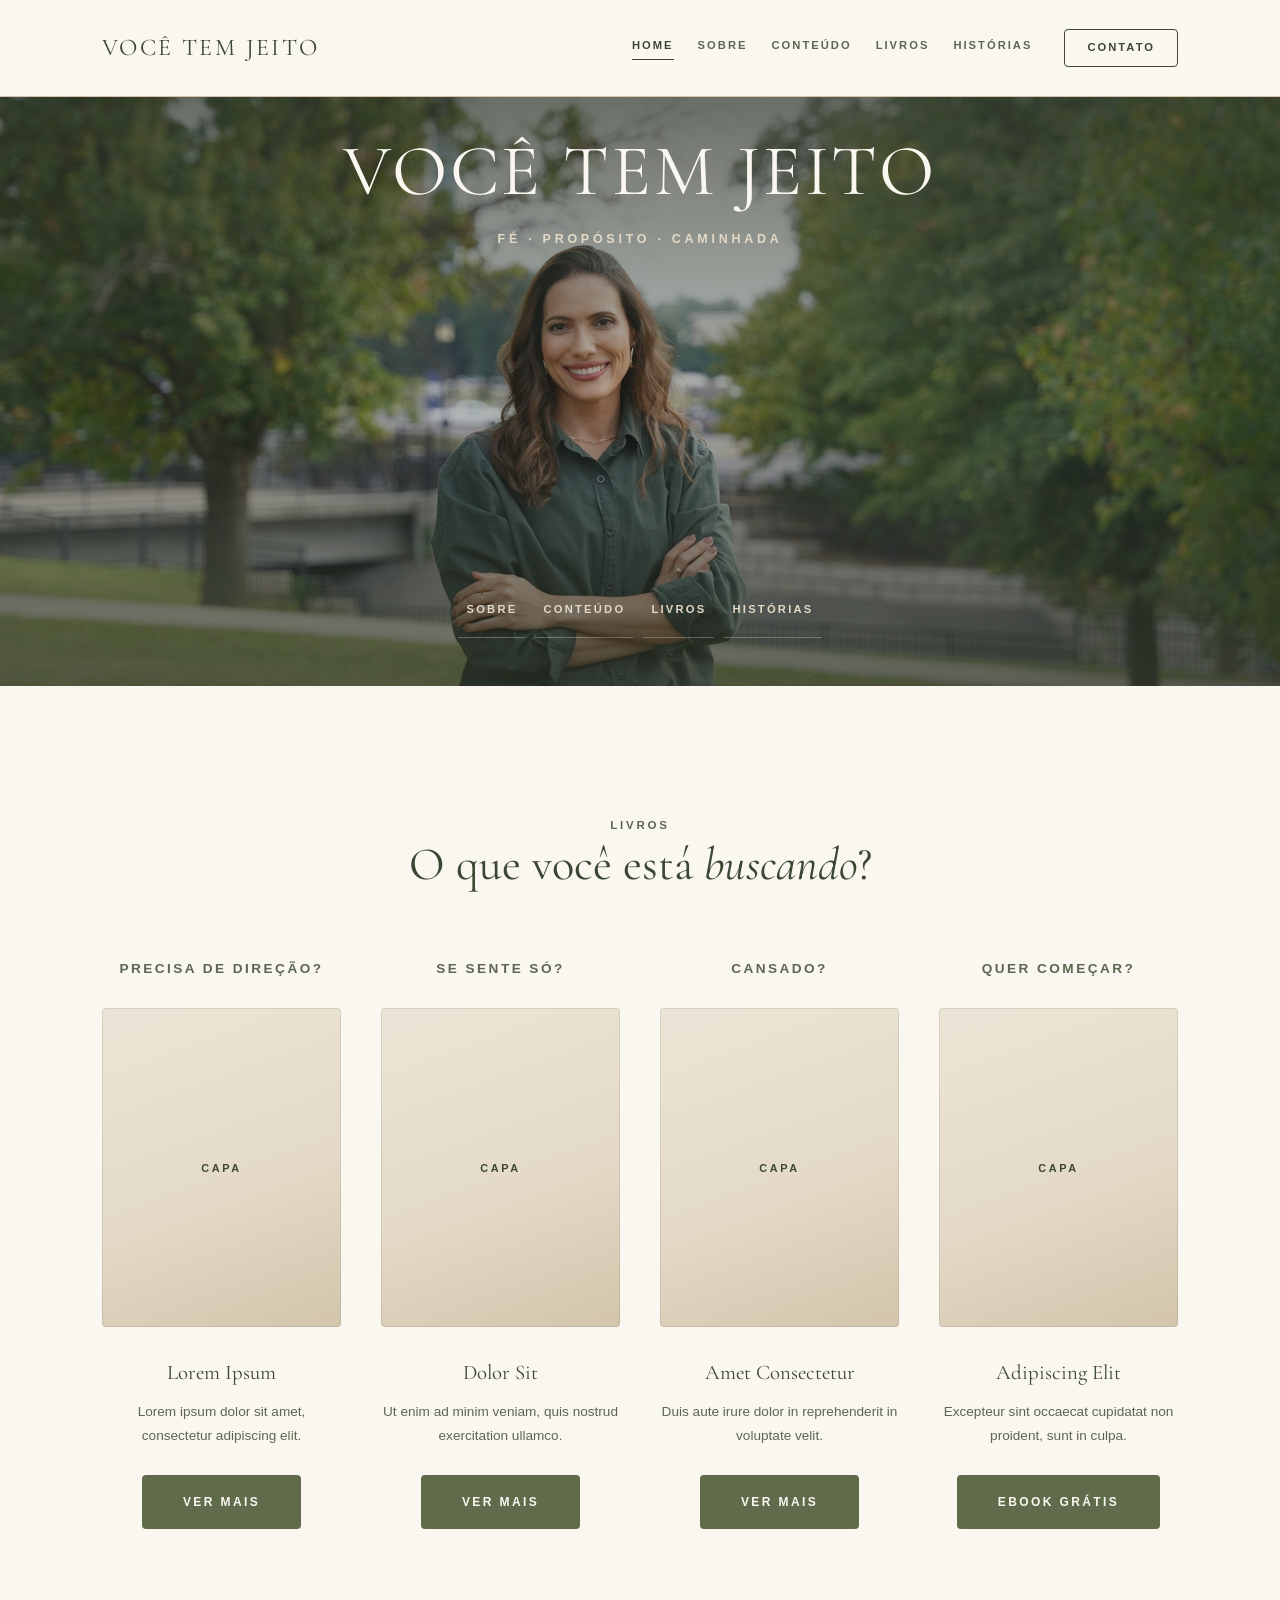
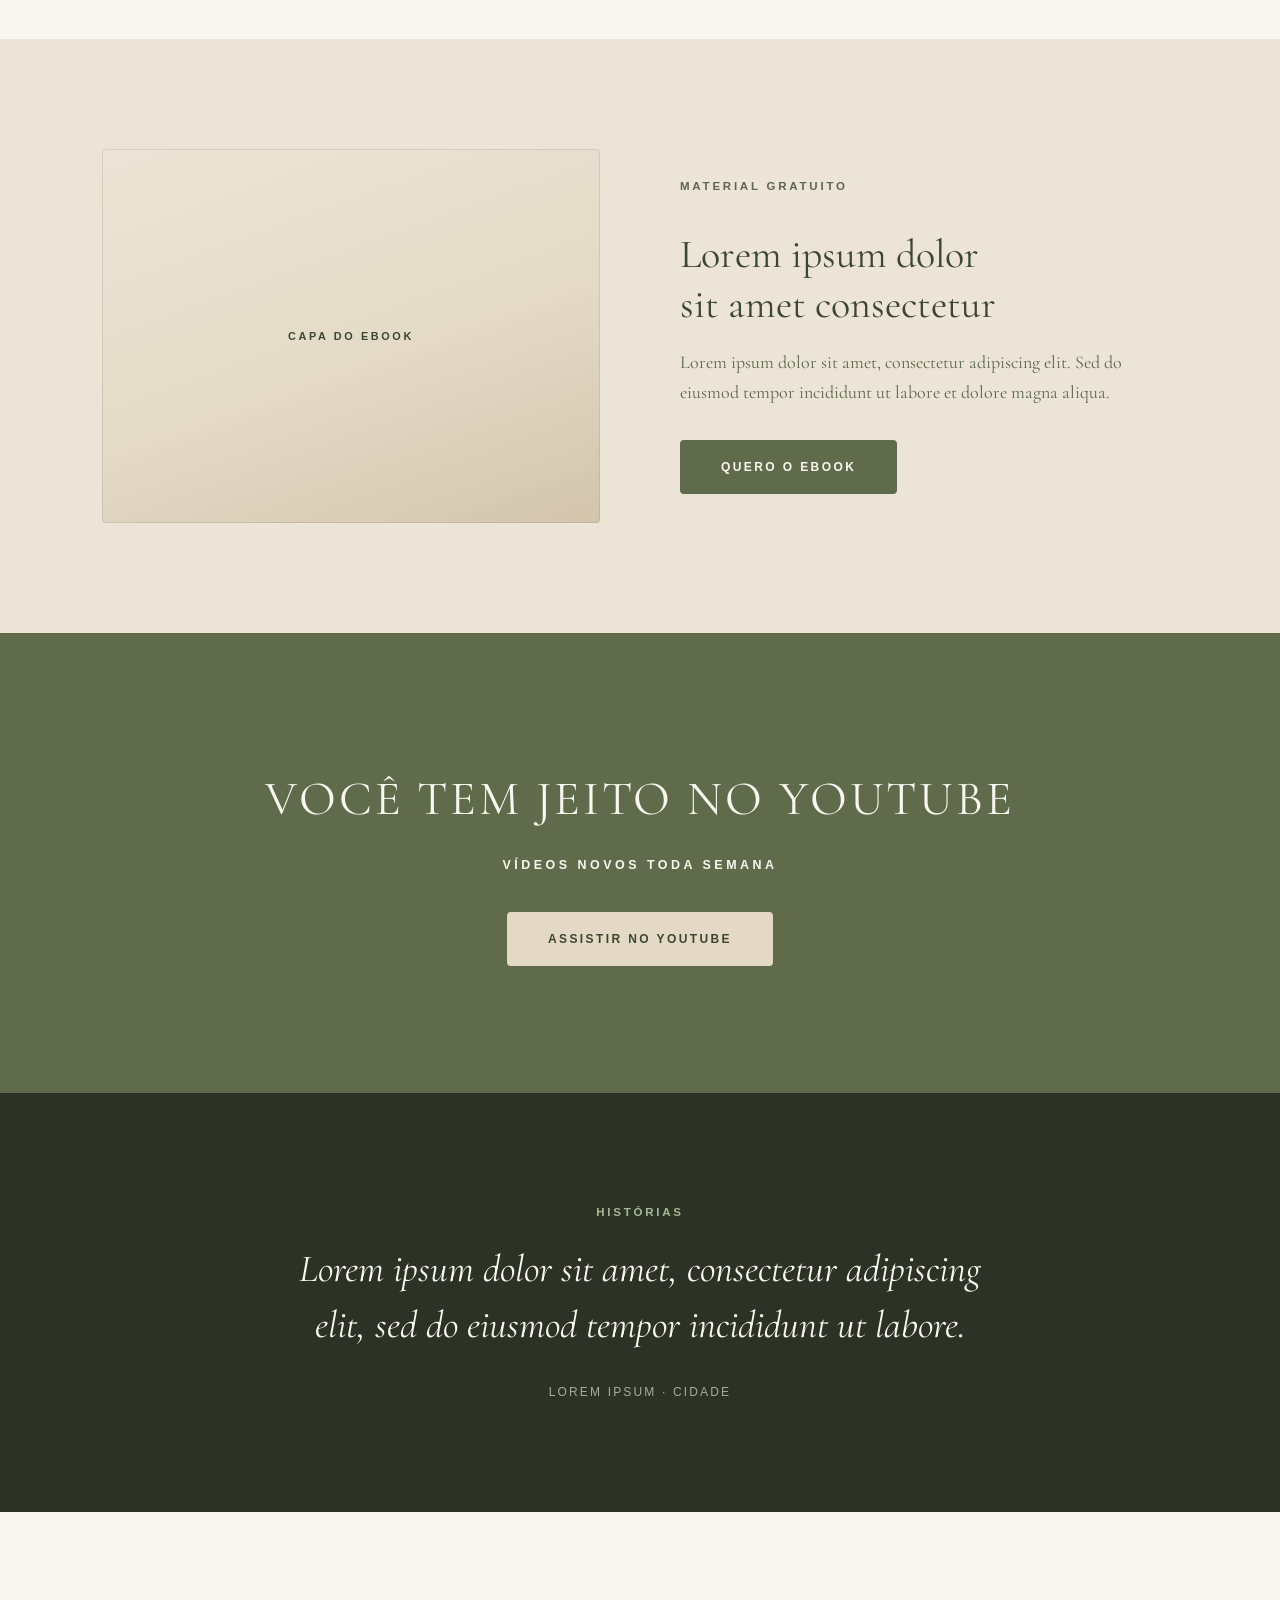
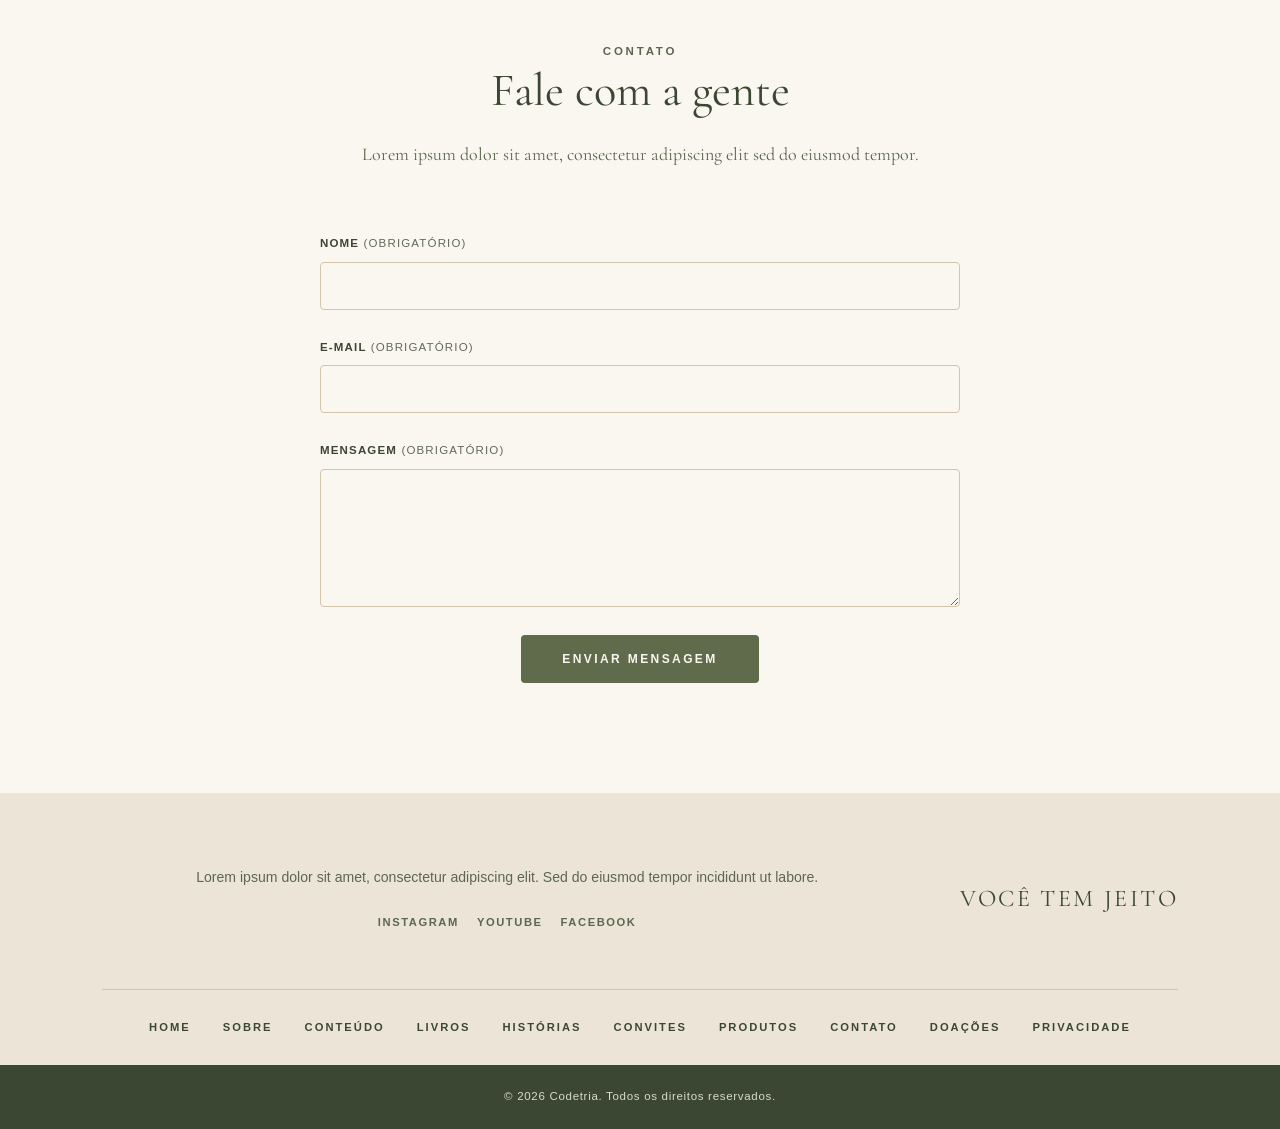
<file: index.html>
<!DOCTYPE html>
<html lang="pt-BR">
<head>
    <meta charset="UTF-8">
    <meta name="viewport" content="width=device-width, initial-scale=1.0">
    <meta name="description" content="Você Tem Jeito - fé, propósito e caminhada.">
    <title>Você Tem Jeito</title>
    <link rel="preload" as="image" href="assets/hero.jpg" fetchpriority="high">
    <link rel="icon" href="favicon.svg" type="image/svg+xml">
    <link rel="icon" href="favicon.png" sizes="32x32" type="image/png">
    <link rel="apple-touch-icon" href="apple-touch-icon.png">
    <meta name="theme-color" content="#ece5d7">
    <link rel="preload" href="assets/fonts/cormorant-garamond-400.woff2" as="font" type="font/woff2" crossorigin>
    <link rel="stylesheet" href="styles.css">
</head>
<body>
    <a class="skip-link" href="#conteudo-principal">Pular para o conteúdo</a>

    <header class="site-header" id="site-header">
        <div class="container header-inner">
            <a class="logo" href="#home">Você Tem Jeito</a>

            <div class="header-menus" id="menu-mobile">
                <nav class="header-nav" aria-label="Menu principal">
                    <a href="#home" class="active" aria-current="page">Home</a>
                    <a href="sobre.html">Sobre</a>
                    <a href="conteudo.html">Conteúdo</a>
                    <a href="livros.html">Livros</a>
                    <a href="historias.html">Histórias</a>
                </nav>
                <a class="header-cta" href="#contato">Contato</a>
            </div>

            <button class="menu-toggle" id="menu-toggle" aria-label="Abrir menu" aria-expanded="false" aria-controls="menu-mobile">
                <span></span>
                <span></span>
                <span></span>
            </button>
        </div>
    </header>

    <main id="conteudo-principal" tabindex="-1">
        <!-- Hero -->
        <section class="hero" id="home">
            <div class="hero-foto" aria-hidden="true"></div>

            <div class="hero-inner">
                <h1>Você Tem Jeito</h1>
                <p class="hero-sub">Fé &middot; Propósito &middot; Caminhada</p>
            </div>

            <nav class="hero-hub" aria-label="Atalhos">
                <a href="sobre.html">Sobre</a>
                <a href="conteudo.html">Conteúdo</a>
                <a href="livros.html">Livros</a>
                <a href="historias.html">Histórias</a>
            </nav>
        </section>

        <!-- Livros -->
        <section class="section" id="livros">
            <div class="container">
                <header class="section-head">
                    <p class="eyebrow">Livros</p>
                    <h2>O que você está <em>buscando</em>?</h2>
                </header>

                <div class="grade grade--4">
                    <article class="produto">
                        <p class="produto-topo">Precisa de direção?</p>
                        <div class="produto-midia" aria-hidden="true">Capa</div>
                        <h3>Lorem Ipsum</h3>
                        <p>Lorem ipsum dolor sit amet, consectetur adipiscing elit.</p>
                        <a class="btn" href="livros.html">Ver mais</a>
                    </article>
                    <article class="produto">
                        <p class="produto-topo">Se sente só?</p>
                        <div class="produto-midia" aria-hidden="true">Capa</div>
                        <h3>Dolor Sit</h3>
                        <p>Ut enim ad minim veniam, quis nostrud exercitation ullamco.</p>
                        <a class="btn" href="livros.html">Ver mais</a>
                    </article>
                    <article class="produto">
                        <p class="produto-topo">Cansado?</p>
                        <div class="produto-midia" aria-hidden="true">Capa</div>
                        <h3>Amet Consectetur</h3>
                        <p>Duis aute irure dolor in reprehenderit in voluptate velit.</p>
                        <a class="btn" href="livros.html">Ver mais</a>
                    </article>
                    <article class="produto">
                        <p class="produto-topo">Quer começar?</p>
                        <div class="produto-midia" aria-hidden="true">Capa</div>
                        <h3>Adipiscing Elit</h3>
                        <p>Excepteur sint occaecat cupidatat non proident, sunt in culpa.</p>
                        <a class="btn" href="ebooks.html">Ebook grátis</a>
                    </article>
                </div>
            </div>
        </section>

        <!-- Ebook -->
        <section class="section section--bege" id="ebook">
            <div class="container">
                <div class="promo">
                    <div class="promo-midia" aria-hidden="true">Capa do ebook</div>
                    <div>
                        <p class="eyebrow">Material gratuito</p>
                        <h2>Lorem ipsum dolor sit amet consectetur</h2>
                        <p>
                            Lorem ipsum dolor sit amet, consectetur adipiscing elit. Sed do eiusmod
                            tempor incididunt ut labore et dolore magna aliqua.
                        </p>
                        <a class="btn" href="ebooks.html">Quero o ebook</a>
                    </div>
                </div>
            </div>
        </section>

        <!-- Canal no YouTube -->
        <section class="banner-canal">
            <h2>Você Tem Jeito no YouTube</h2>
            <p>Vídeos novos toda semana</p>
            <a class="btn btn--claro" href="https://www.youtube.com/@giovannalordeiro" target="_blank" rel="noopener noreferrer">Assistir no YouTube</a>
        </section>

        <!-- Histórias -->
        <section class="faixa faixa--noite" id="historias">
            <div class="container container--estreito">
                <p class="eyebrow eyebrow--claro">Histórias</p>
                <blockquote class="citacao">
                    Lorem ipsum dolor sit amet, consectetur adipiscing elit, sed do eiusmod
                    tempor incididunt ut labore.
                </blockquote>
                <p class="citacao-autor">Lorem Ipsum &middot; Cidade</p>
            </div>
        </section>

        <!-- Contato -->
        <section class="section" id="contato">
            <div class="container">
                <header class="section-head">
                    <p class="eyebrow">Contato</p>
                    <h2>Fale com a gente</h2>
                    <p>Lorem ipsum dolor sit amet, consectetur adipiscing elit sed do eiusmod tempor.</p>
                </header>

                <!-- TODO: definir o destino do envio (Brevo ou e-mail) -->
                <form class="contato-form" action="" method="POST">
                    <div class="campo">
                        <label for="contato-nome">Nome <em>(obrigatório)</em></label>
                        <input type="text" id="contato-nome" name="NOME" autocomplete="name" required>
                    </div>
                    <div class="campo">
                        <label for="contato-email">E-mail <em>(obrigatório)</em></label>
                        <input type="email" id="contato-email" name="EMAIL" autocomplete="email" required>
                    </div>
                    <div class="campo">
                        <label for="contato-mensagem">Mensagem <em>(obrigatório)</em></label>
                        <textarea id="contato-mensagem" name="MENSAGEM" rows="6" required></textarea>
                    </div>
                    <div class="honeypot" aria-hidden="true">
                        <label for="hp-contato">Não preencha este campo</label>
                        <input type="text" id="hp-contato" name="WEBSITE" tabindex="-1" autocomplete="off">
                    </div>

                    <p class="form-aviso" role="status" hidden>
                        O envio ainda está sendo configurado. Nenhum dado foi enviado.
                    </p>

                    <button type="submit" class="btn">Enviar mensagem</button>
                </form>
            </div>
        </section>
    </main>

    <footer class="site-footer">
        <div class="container">
            <div class="footer-topo">
                <div class="footer-bio">
                    <p>Lorem ipsum dolor sit amet, consectetur adipiscing elit. Sed do eiusmod tempor incididunt ut labore.</p>
                    <div class="footer-redes">
                        <a href="https://www.instagram.com/giovannalordeiro" target="_blank" rel="noopener noreferrer">Instagram</a>
                        <a href="https://www.youtube.com/@giovannalordeiro" target="_blank" rel="noopener noreferrer">YouTube</a>
                        <a href="#">Facebook</a>
                    </div>
                </div>

                <div class="footer-marca">
                    <a class="logo" href="#home">Você Tem Jeito</a>
                </div>
            </div>

            <nav class="footer-menu" aria-label="Menu do rodapé">
                <a href="#home">Home</a>
                <a href="sobre.html">Sobre</a>
                <a href="conteudo.html">Conteúdo</a>
                <a href="livros.html">Livros</a>
                <a href="historias.html">Histórias</a>
                <a href="convites.html">Convites</a>
                <a href="produtos.html">Produtos</a>
                <a href="#contato">Contato</a>
                <!-- TODO: trocar o # pela URL da plataforma de doações -->
                <a href="#">Doações</a>
                <a href="privacidade.html">Privacidade</a>
            </nav>
        </div>

        <div class="footer-base">
            <p>&copy; 2026 Codetria. Todos os direitos reservados.</p>
        </div>
    </footer>

    <script src="script.js"></script>
</body>
</html>
</file>
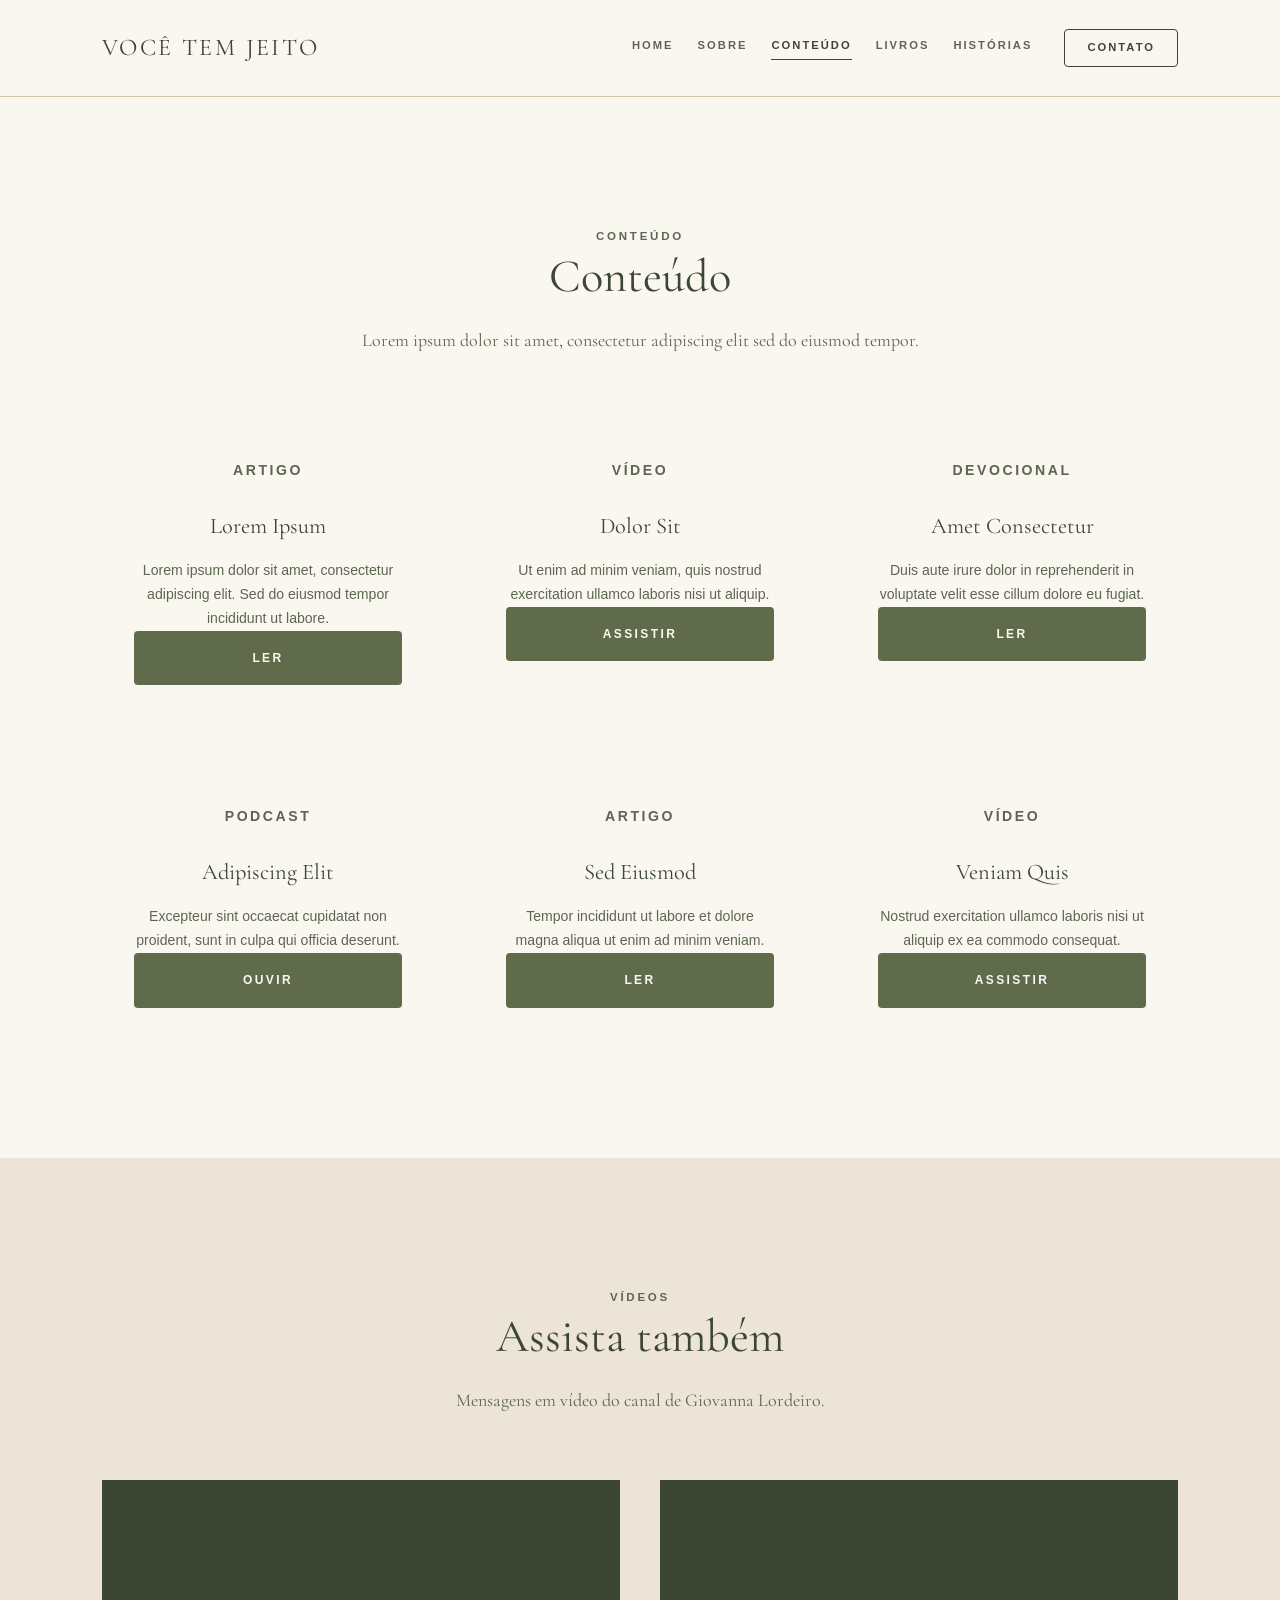
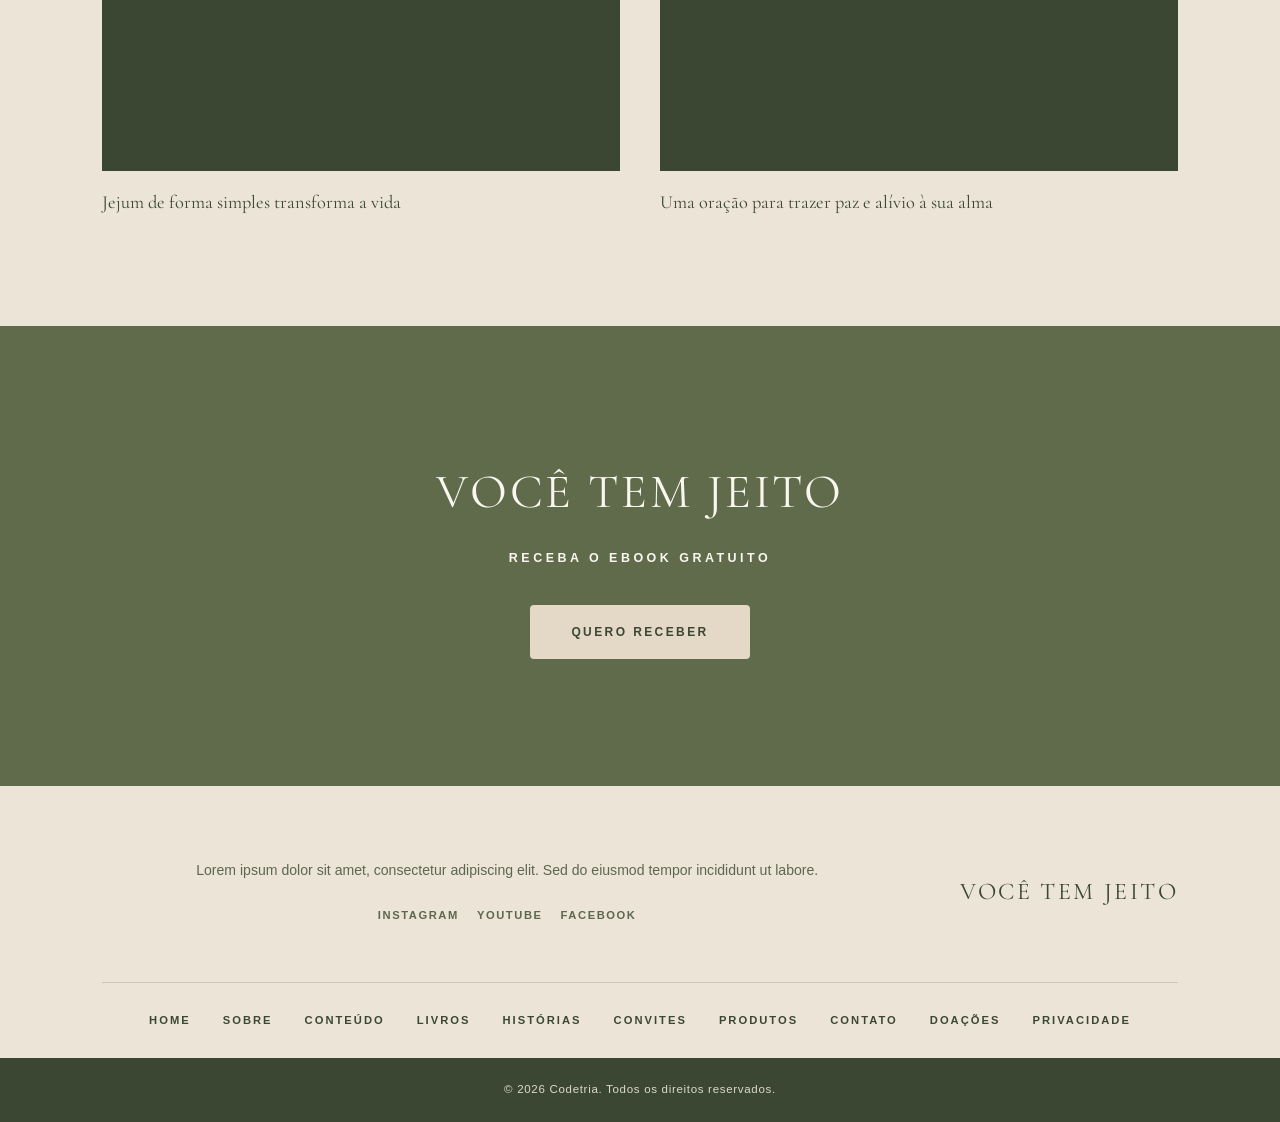
<file: conteudo.html>
<!DOCTYPE html>
<html lang="pt-BR">
<head>
    <meta charset="UTF-8">
    <meta name="viewport" content="width=device-width, initial-scale=1.0">
    <meta name="description" content="Artigos, vídeos e ensinamentos de Você Tem Jeito - fé, propósito e caminhada.">
    <title>Conteúdo — Você Tem Jeito</title>
    <link rel="icon" href="favicon.svg" type="image/svg+xml">
    <link rel="icon" href="favicon.png" sizes="32x32" type="image/png">
    <link rel="apple-touch-icon" href="apple-touch-icon.png">
    <meta name="theme-color" content="#ece5d7">
    <link rel="preload" href="assets/fonts/cormorant-garamond-400.woff2" as="font" type="font/woff2" crossorigin>
    <link rel="stylesheet" href="styles.css">
</head>
<body>
    <a class="skip-link" href="#conteudo-principal">Pular para o conteúdo</a>

    <header class="site-header" id="site-header">
        <div class="container header-inner">
            <a class="logo" href="index.html">Você Tem Jeito</a>

            <div class="header-menus" id="menu-mobile">
                <nav class="header-nav" aria-label="Menu principal">
                    <a href="index.html#home">Home</a>
                    <a href="sobre.html">Sobre</a>
                    <a href="conteudo.html" class="active" aria-current="page">Conteúdo</a>
                    <a href="livros.html">Livros</a>
                    <a href="historias.html">Histórias</a>
                </nav>
                <a class="header-cta" href="index.html#contato">Contato</a>
            </div>

            <button class="menu-toggle" id="menu-toggle" aria-label="Abrir menu" aria-expanded="false" aria-controls="menu-mobile">
                <span></span>
                <span></span>
                <span></span>
            </button>
        </div>
    </header>

    <main id="conteudo-principal" tabindex="-1">
        <section class="section" id="conteudo">
            <div class="container">
                <header class="section-head">
                    <p class="eyebrow">Conteúdo</p>
                    <h1>Conteúdo</h1>
                    <p>Lorem ipsum dolor sit amet, consectetur adipiscing elit sed do eiusmod tempor.</p>
                </header>

                <div class="grade grade--3">
                    <article class="card">
                        <p class="produto-topo">Artigo</p>
                        <h2>Lorem Ipsum</h2>
                        <p>Lorem ipsum dolor sit amet, consectetur adipiscing elit. Sed do eiusmod tempor incididunt ut labore.</p>
                        <a class="btn" href="#">Ler</a>
                    </article>
                    <article class="card">
                        <p class="produto-topo">Vídeo</p>
                        <h2>Dolor Sit</h2>
                        <p>Ut enim ad minim veniam, quis nostrud exercitation ullamco laboris nisi ut aliquip.</p>
                        <a class="btn" href="#">Assistir</a>
                    </article>
                    <article class="card">
                        <p class="produto-topo">Devocional</p>
                        <h2>Amet Consectetur</h2>
                        <p>Duis aute irure dolor in reprehenderit in voluptate velit esse cillum dolore eu fugiat.</p>
                        <a class="btn" href="#">Ler</a>
                    </article>
                    <article class="card">
                        <p class="produto-topo">Podcast</p>
                        <h2>Adipiscing Elit</h2>
                        <p>Excepteur sint occaecat cupidatat non proident, sunt in culpa qui officia deserunt.</p>
                        <a class="btn" href="#">Ouvir</a>
                    </article>
                    <article class="card">
                        <p class="produto-topo">Artigo</p>
                        <h2>Sed Eiusmod</h2>
                        <p>Tempor incididunt ut labore et dolore magna aliqua ut enim ad minim veniam.</p>
                        <a class="btn" href="#">Ler</a>
                    </article>
                    <article class="card">
                        <p class="produto-topo">Vídeo</p>
                        <h2>Veniam Quis</h2>
                        <p>Nostrud exercitation ullamco laboris nisi ut aliquip ex ea commodo consequat.</p>
                        <a class="btn" href="#">Assistir</a>
                    </article>
                </div>
            </div>
        </section>

        <section class="section section--bege" id="videos">
            <div class="container">
                <header class="section-head">
                    <p class="eyebrow">Vídeos</p>
                    <h2>Assista também</h2>
                    <p>Mensagens em vídeo do canal de Giovanna Lordeiro.</p>
                </header>

                <div class="grade grade--2">
                    <article class="video">
                        <div class="video-embed">
                            <iframe src="https://www.youtube-nocookie.com/embed/bE1FcGfDP0M" title="Como fazer JEJUM de forma simples TRANSFORMA A VIDA! Minha experiência com o HÁBITO do JEJUM!" loading="lazy" allow="accelerometer; autoplay; clipboard-write; encrypted-media; gyroscope; picture-in-picture; web-share" referrerpolicy="strict-origin-when-cross-origin" allowfullscreen></iframe>
                        </div>
                        <h3>Jejum de forma simples transforma a vida</h3>
                    </article>
                    <article class="video">
                        <div class="video-embed">
                            <iframe src="https://www.youtube-nocookie.com/embed/DVU9F7pVv5A" title="Uma Oração para trazer paz e alívio à sua alma" loading="lazy" allow="accelerometer; autoplay; clipboard-write; encrypted-media; gyroscope; picture-in-picture; web-share" referrerpolicy="strict-origin-when-cross-origin" allowfullscreen></iframe>
                        </div>
                        <h3>Uma oração para trazer paz e alívio à sua alma</h3>
                    </article>
                </div>
            </div>
        </section>

        <section class="banner-canal">
            <h2>Você Tem Jeito</h2>
            <p>Receba o ebook gratuito</p>
            <a class="btn btn--claro" href="ebooks.html">Quero receber</a>
        </section>
    </main>

    <footer class="site-footer">
        <div class="container">
            <div class="footer-topo">
                <div class="footer-bio">
                    <p>Lorem ipsum dolor sit amet, consectetur adipiscing elit. Sed do eiusmod tempor incididunt ut labore.</p>
                    <div class="footer-redes">
                        <a href="https://www.instagram.com/giovannalordeiro" target="_blank" rel="noopener noreferrer">Instagram</a>
                        <a href="https://www.youtube.com/@giovannalordeiro" target="_blank" rel="noopener noreferrer">YouTube</a>
                        <a href="#">Facebook</a>
                    </div>
                </div>

                <div class="footer-marca">
                    <a class="logo" href="index.html">Você Tem Jeito</a>
                </div>
            </div>

            <nav class="footer-menu" aria-label="Menu do rodapé">
                <a href="index.html#home">Home</a>
                <a href="sobre.html">Sobre</a>
                <a href="conteudo.html">Conteúdo</a>
                <a href="livros.html">Livros</a>
                <a href="historias.html">Histórias</a>
                <a href="convites.html">Convites</a>
                <a href="produtos.html">Produtos</a>
                <a href="index.html#contato">Contato</a>
                <!-- TODO: trocar o # pela URL da plataforma de doações -->
                <a href="#">Doações</a>
                <a href="privacidade.html">Privacidade</a>
            </nav>
        </div>

        <div class="footer-base">
            <p>&copy; 2026 Codetria. Todos os direitos reservados.</p>
        </div>
    </footer>

    <script src="script.js"></script>
</body>
</html>
</file>
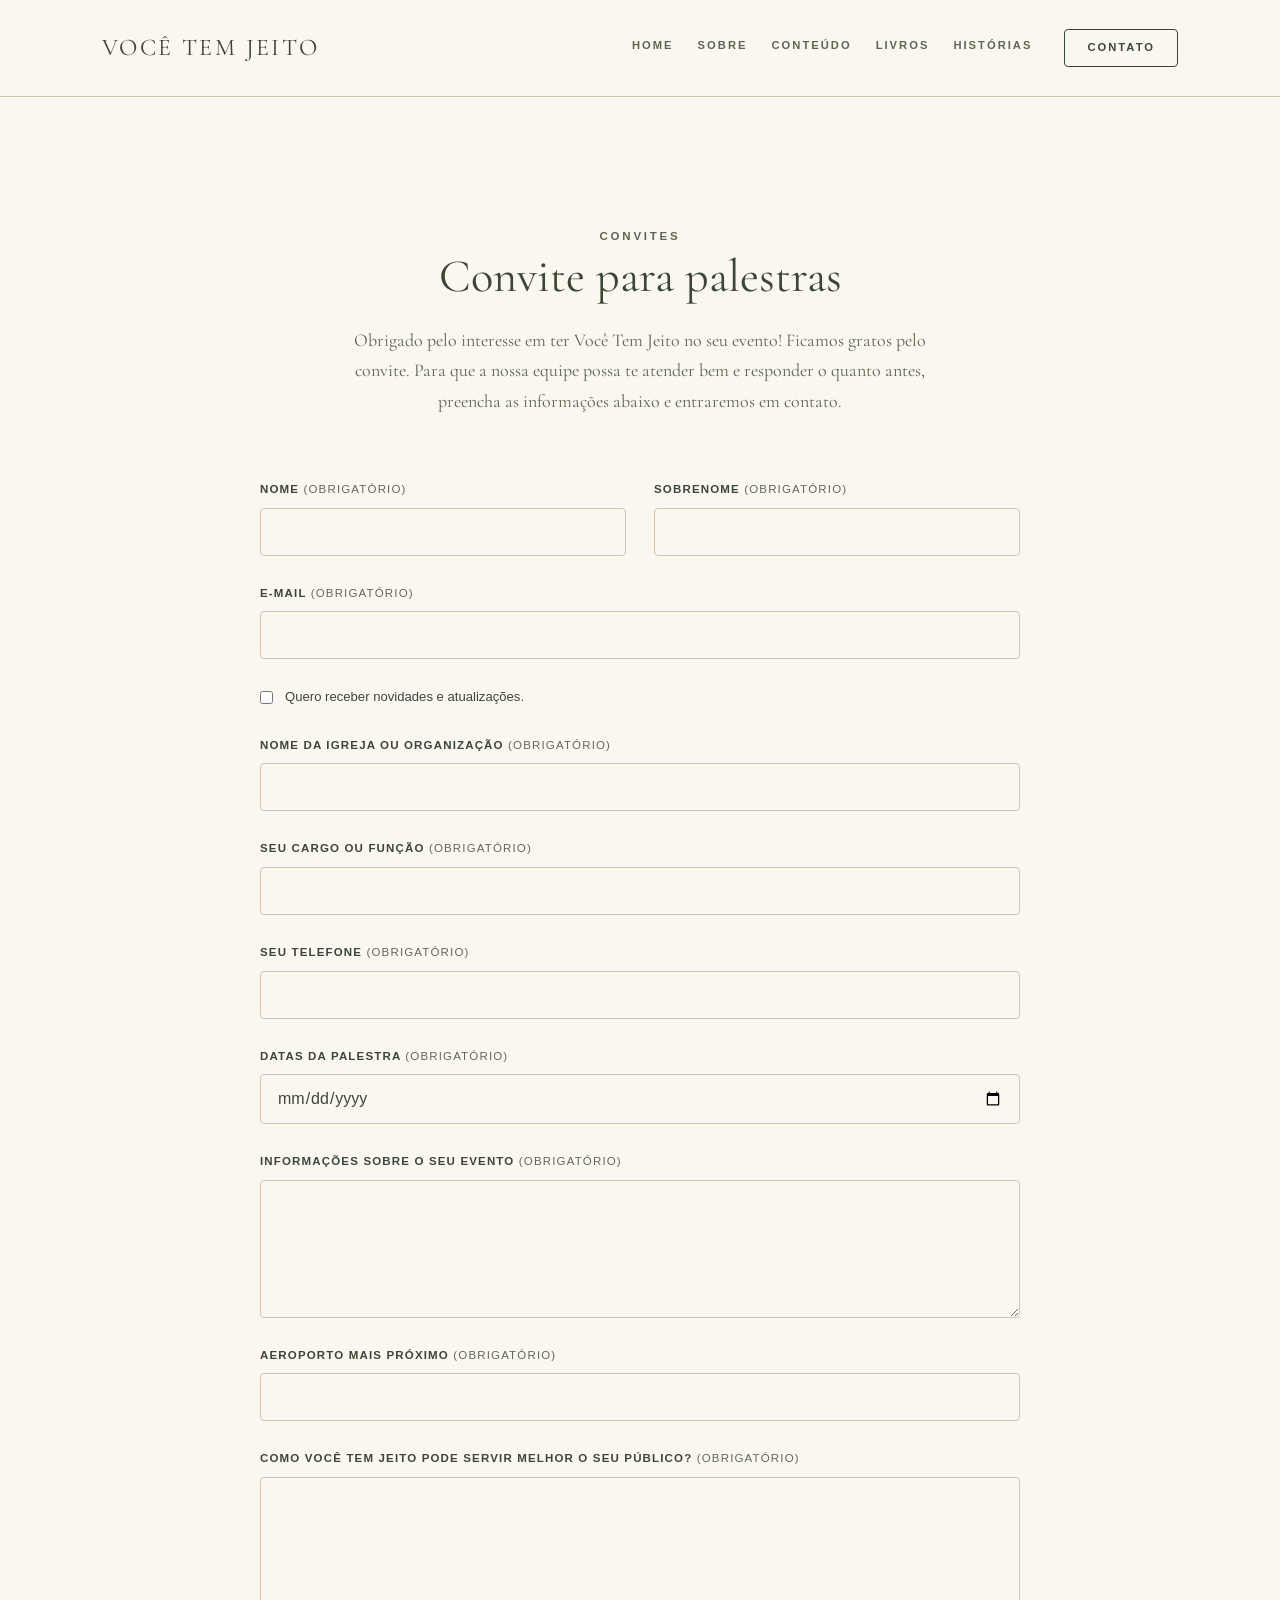
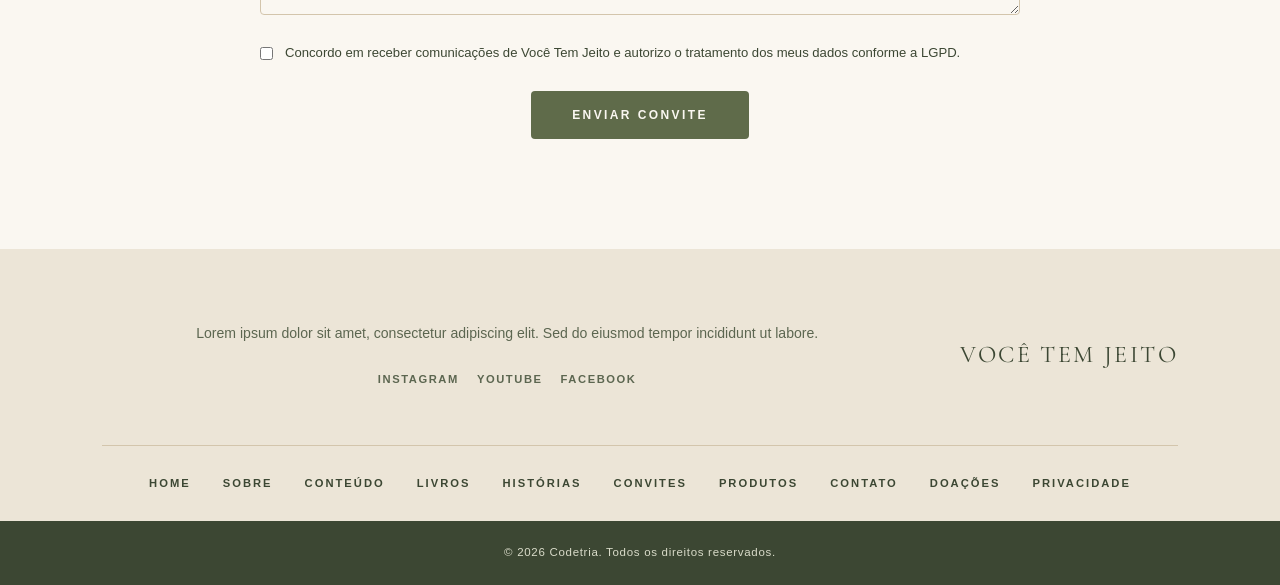
<file: convites.html>
<!DOCTYPE html>
<html lang="pt-BR">
<head>
    <meta charset="UTF-8">
    <meta name="viewport" content="width=device-width, initial-scale=1.0">
    <meta name="description" content="Convites para palestras com Você Tem Jeito - fé, propósito e caminhada.">
    <title>Convites — Você Tem Jeito</title>
    <link rel="icon" href="favicon.svg" type="image/svg+xml">
    <link rel="icon" href="favicon.png" sizes="32x32" type="image/png">
    <link rel="apple-touch-icon" href="apple-touch-icon.png">
    <meta name="theme-color" content="#ece5d7">
    <link rel="preload" href="assets/fonts/cormorant-garamond-400.woff2" as="font" type="font/woff2" crossorigin>
    <link rel="stylesheet" href="styles.css">
</head>
<body>
    <a class="skip-link" href="#conteudo-principal">Pular para o conteúdo</a>

    <header class="site-header" id="site-header">
        <div class="container header-inner">
            <a class="logo" href="index.html">Você Tem Jeito</a>

            <div class="header-menus" id="menu-mobile">
                <nav class="header-nav" aria-label="Menu principal">
                    <a href="index.html#home">Home</a>
                    <a href="sobre.html">Sobre</a>
                    <a href="conteudo.html">Conteúdo</a>
                    <a href="livros.html">Livros</a>
                    <a href="historias.html">Histórias</a>
                </nav>
                <a class="header-cta" href="index.html#contato">Contato</a>
            </div>

            <button class="menu-toggle" id="menu-toggle" aria-label="Abrir menu" aria-expanded="false" aria-controls="menu-mobile">
                <span></span>
                <span></span>
                <span></span>
            </button>
        </div>
    </header>

    <main id="conteudo-principal" tabindex="-1">
        <section class="section" id="convites">
            <div class="container">
                <header class="section-head">
                    <p class="eyebrow">Convites</p>
                    <h1>Convite para palestras</h1>
                    <p>
                        Obrigado pelo interesse em ter Você Tem Jeito no seu evento! Ficamos
                        gratos pelo convite. Para que a nossa equipe possa te atender bem e
                        responder o quanto antes, preencha as informações abaixo e entraremos
                        em contato.
                    </p>
                </header>

                <!--
                    TODO (Brevo): trocar o action pelo endpoint do formulário
                    do Brevo e alinhar os `name` dos campos com os atributos
                    da lista (EMAIL, FIRSTNAME, LASTNAME...).
                    Ao fazer isso, liberar o domínio do Brevo no `form-action`
                    do Content-Security-Policy em vercel.json, senão o envio
                    é bloqueado pelo navegador.
                -->
                <form class="contato-form convites-form" action="" method="POST">
                    <div class="form-duplo">
                        <div class="campo">
                            <label for="convite-nome">Nome <em>(obrigatório)</em></label>
                            <input type="text" id="convite-nome" name="FIRSTNAME" autocomplete="given-name" required>
                        </div>
                        <div class="campo">
                            <label for="convite-sobrenome">Sobrenome <em>(obrigatório)</em></label>
                            <input type="text" id="convite-sobrenome" name="LASTNAME" autocomplete="family-name" required>
                        </div>
                    </div>

                    <div class="campo">
                        <label for="convite-email">E-mail <em>(obrigatório)</em></label>
                        <input type="email" id="convite-email" name="EMAIL" autocomplete="email" required>
                    </div>

                    <label class="consentimento">
                        <input type="checkbox" name="NOVIDADES">
                        <span>Quero receber novidades e atualizações.</span>
                    </label>

                    <div class="campo">
                        <label for="convite-organizacao">Nome da igreja ou organização <em>(obrigatório)</em></label>
                        <input type="text" id="convite-organizacao" name="ORGANIZACAO" autocomplete="organization" required>
                    </div>

                    <div class="campo">
                        <label for="convite-cargo">Seu cargo ou função <em>(obrigatório)</em></label>
                        <input type="text" id="convite-cargo" name="CARGO" autocomplete="organization-title" required>
                    </div>

                    <div class="campo">
                        <label for="convite-telefone">Seu telefone <em>(obrigatório)</em></label>
                        <input type="tel" id="convite-telefone" name="TELEFONE" autocomplete="tel" required>
                    </div>

                    <div class="campo">
                        <label for="convite-datas">Datas da palestra <em>(obrigatório)</em></label>
                        <input type="date" id="convite-datas" name="DATAS" required>
                    </div>

                    <div class="campo">
                        <label for="convite-evento">Informações sobre o seu evento <em>(obrigatório)</em></label>
                        <textarea id="convite-evento" name="EVENTO" rows="6" required></textarea>
                    </div>

                    <div class="campo">
                        <label for="convite-aeroporto">Aeroporto mais próximo <em>(obrigatório)</em></label>
                        <input type="text" id="convite-aeroporto" name="AEROPORTO" required>
                    </div>

                    <div class="campo">
                        <label for="convite-como-servir">Como Você Tem Jeito pode servir melhor o seu público? <em>(obrigatório)</em></label>
                        <textarea id="convite-como-servir" name="COMO_SERVIR" rows="6" required></textarea>
                    </div>

                    <label class="consentimento">
                        <input type="checkbox" name="CONSENTIMENTO" required>
                        <span>Concordo em receber comunicações de Você Tem Jeito e autorizo o
                        tratamento dos meus dados conforme a LGPD.</span>
                    </label>

                    <div class="honeypot" aria-hidden="true">
                        <label for="hp-convite">Não preencha este campo</label>
                        <input type="text" id="hp-convite" name="WEBSITE" tabindex="-1" autocomplete="off">
                    </div>

                    <p class="form-aviso" role="status" hidden>
                        O envio ainda está sendo configurado. Nenhum dado foi enviado.
                    </p>

                    <button type="submit" class="btn">Enviar convite</button>
                </form>
            </div>
        </section>
    </main>

    <footer class="site-footer">
        <div class="container">
            <div class="footer-topo">
                <div class="footer-bio">
                    <p>Lorem ipsum dolor sit amet, consectetur adipiscing elit. Sed do eiusmod tempor incididunt ut labore.</p>
                    <div class="footer-redes">
                        <a href="https://www.instagram.com/giovannalordeiro" target="_blank" rel="noopener noreferrer">Instagram</a>
                        <a href="https://www.youtube.com/@giovannalordeiro" target="_blank" rel="noopener noreferrer">YouTube</a>
                        <a href="#">Facebook</a>
                    </div>
                </div>

                <div class="footer-marca">
                    <a class="logo" href="index.html">Você Tem Jeito</a>
                </div>
            </div>

            <nav class="footer-menu" aria-label="Menu do rodapé">
                <a href="index.html#home">Home</a>
                <a href="sobre.html">Sobre</a>
                <a href="conteudo.html">Conteúdo</a>
                <a href="livros.html">Livros</a>
                <a href="historias.html">Histórias</a>
                <a href="convites.html">Convites</a>
                <a href="produtos.html">Produtos</a>
                <a href="index.html#contato">Contato</a>
                <!-- TODO: trocar o # pela URL da plataforma de doações -->
                <a href="#">Doações</a>
                <a href="privacidade.html">Privacidade</a>
            </nav>
        </div>

        <div class="footer-base">
            <p>&copy; 2026 Codetria. Todos os direitos reservados.</p>
        </div>
    </footer>

    <script src="script.js"></script>
</body>
</html>
</file>
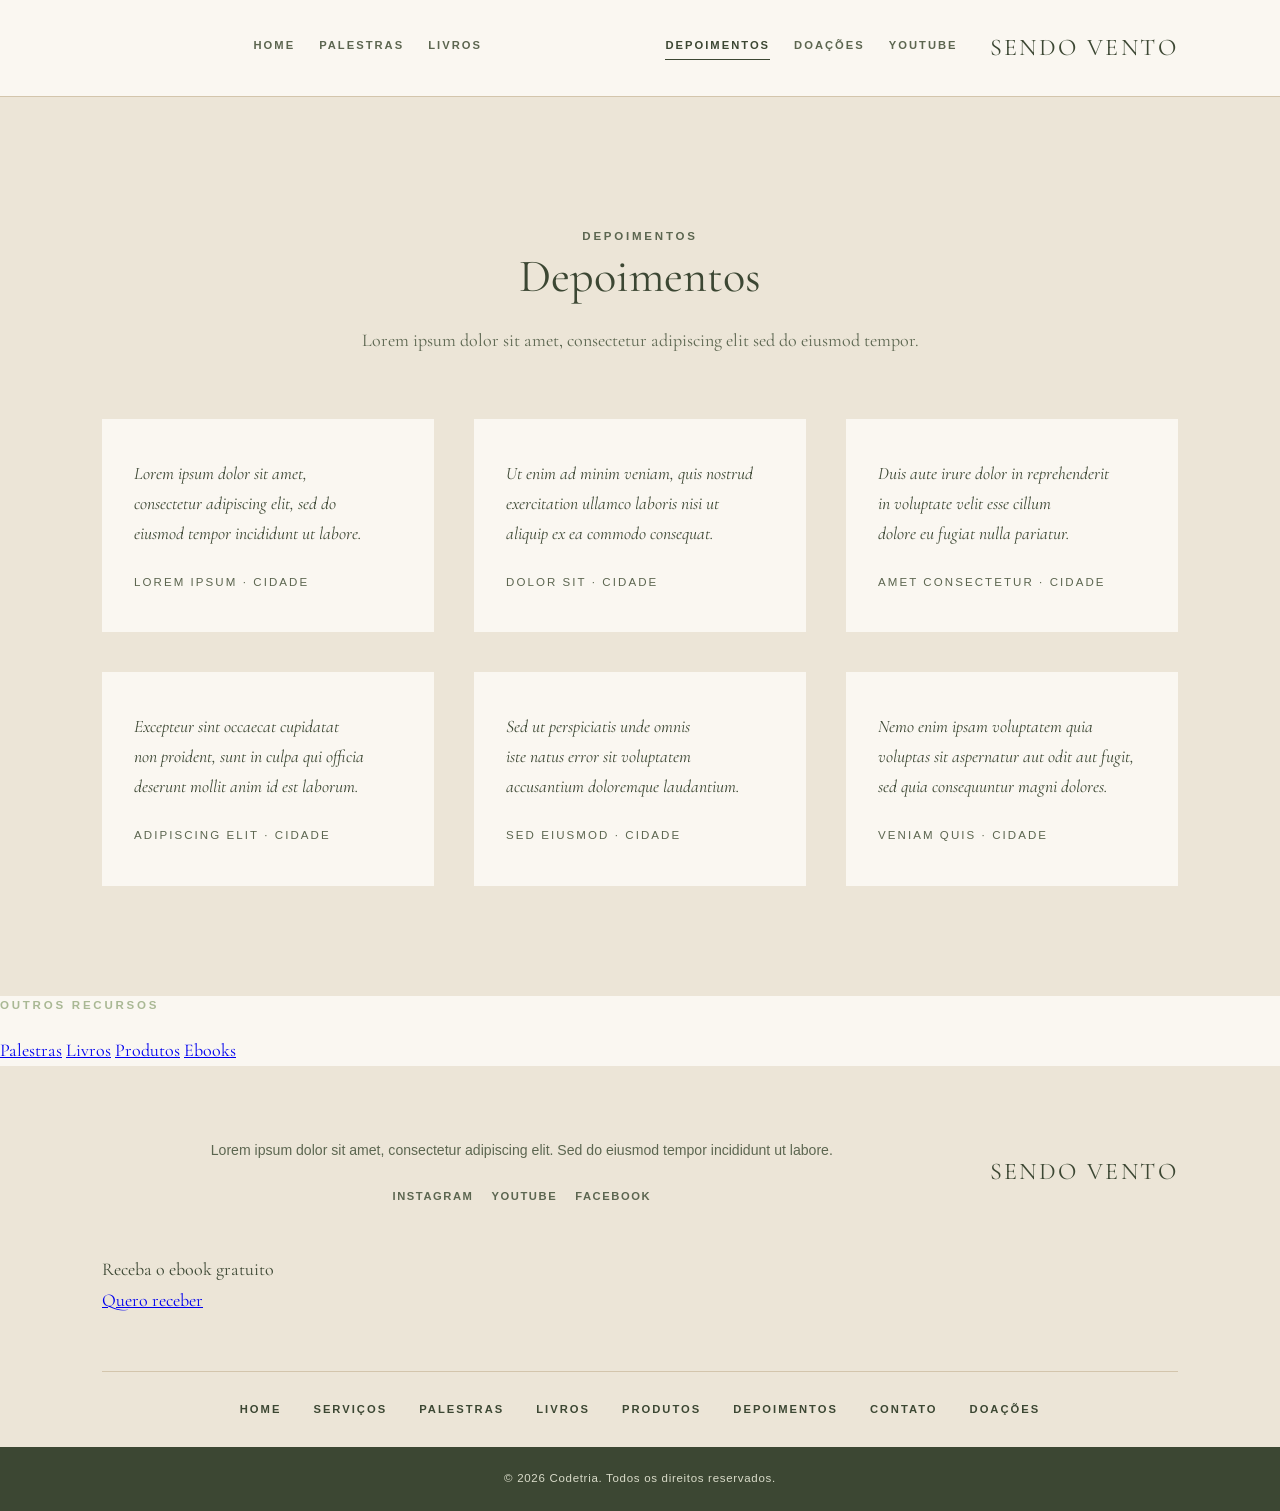
<file: depoimentos.html>
<!DOCTYPE html>
<html lang="pt-BR">
<head>
    <meta charset="UTF-8">
    <meta name="viewport" content="width=device-width, initial-scale=1.0">
    <meta name="description" content="Depoimentos de quem caminha com o Sendo Vento - fé, propósito e caminhada.">
    <title>Depoimentos — Sendo Vento</title>
    <link rel="stylesheet" href="styles.css">
</head>
<body>
    <header class="site-header" id="site-header">
        <div class="container header-inner">
            <div class="header-menus" id="menu-mobile">
                <nav class="header-nav header-nav--esq" aria-label="Menu principal">
                    <a href="index.html">Home</a>
                    <a href="palestras.html">Palestras</a>
                    <a href="livros.html">Livros</a>
                </nav>

                <nav class="header-nav header-nav--dir" aria-label="Menu secundário">
                    <a href="depoimentos.html" class="active">Depoimentos</a>
                    <!-- TODO: trocar o # pela URL da plataforma de doações -->
                    <a href="#">Doações</a>
                    <!-- TODO: trocar o # pela URL do canal no YouTube -->
                    <a href="#" class="header-canal" rel="noopener" target="_blank">YouTube</a>
                </nav>
            </div>

            <a class="logo" href="index.html" data-vento>Sendo Vento</a>

            <button class="menu-toggle" id="menu-toggle" aria-label="Abrir menu" aria-expanded="false" aria-controls="menu-mobile">
                <span></span>
                <span></span>
                <span></span>
            </button>
        </div>
    </header>

    <main>
        <section class="section section--bege" id="depoimentos">
            <div class="container">
                <header class="section-head">
                    <p class="eyebrow">Depoimentos</p>
                    <h1>Depoimentos</h1>
                    <p>Lorem ipsum dolor sit amet, consectetur adipiscing elit sed do eiusmod tempor.</p>
                </header>

                <div class="grade grade--3">
                    <article class="depoimento">
                        <blockquote>
                            Lorem ipsum dolor sit amet, consectetur adipiscing elit, sed do
                            eiusmod tempor incididunt ut labore.
                        </blockquote>
                        <p class="depoimento-autor">Lorem Ipsum &middot; Cidade</p>
                    </article>
                    <article class="depoimento">
                        <blockquote>
                            Ut enim ad minim veniam, quis nostrud exercitation ullamco laboris
                            nisi ut aliquip ex ea commodo consequat.
                        </blockquote>
                        <p class="depoimento-autor">Dolor Sit &middot; Cidade</p>
                    </article>
                    <article class="depoimento">
                        <blockquote>
                            Duis aute irure dolor in reprehenderit in voluptate velit esse
                            cillum dolore eu fugiat nulla pariatur.
                        </blockquote>
                        <p class="depoimento-autor">Amet Consectetur &middot; Cidade</p>
                    </article>
                    <article class="depoimento">
                        <blockquote>
                            Excepteur sint occaecat cupidatat non proident, sunt in culpa qui
                            officia deserunt mollit anim id est laborum.
                        </blockquote>
                        <p class="depoimento-autor">Adipiscing Elit &middot; Cidade</p>
                    </article>
                    <article class="depoimento">
                        <blockquote>
                            Sed ut perspiciatis unde omnis iste natus error sit voluptatem
                            accusantium doloremque laudantium.
                        </blockquote>
                        <p class="depoimento-autor">Sed Eiusmod &middot; Cidade</p>
                    </article>
                    <article class="depoimento">
                        <blockquote>
                            Nemo enim ipsam voluptatem quia voluptas sit aspernatur aut odit
                            aut fugit, sed quia consequuntur magni dolores.
                        </blockquote>
                        <p class="depoimento-autor">Veniam Quis &middot; Cidade</p>
                    </article>
                </div>
            </div>
        </section>

        <section class="recursos">
            <div class="recursos-inner">
                <p class="eyebrow eyebrow--claro">Outros recursos</p>
                <nav class="recursos-lista" aria-label="Recursos">
                    <a href="palestras.html">Palestras</a>
                    <a href="livros.html">Livros</a>
                    <a href="produtos.html">Produtos</a>
                    <a href="ebooks.html">Ebooks</a>
                </nav>
            </div>
        </section>
    </main>

    <footer class="site-footer">
        <div class="container">
            <div class="footer-topo">
                <div class="footer-bio">
                    <p>Lorem ipsum dolor sit amet, consectetur adipiscing elit. Sed do eiusmod tempor incididunt ut labore.</p>
                    <div class="footer-redes">
                        <a href="#">Instagram</a>
                        <a href="#">YouTube</a>
                        <a href="#">Facebook</a>
                    </div>
                </div>

                <div class="footer-marca">
                    <a class="logo" href="index.html" data-vento>Sendo Vento</a>
                </div>

                <div class="footer-cta">
                    <p>Receba o ebook gratuito</p>
                    <a class="link-regua" href="ebooks.html">Quero receber</a>
                </div>
            </div>

            <nav class="footer-menu" aria-label="Menu do rodapé">
                <a href="index.html#home">Home</a>
                <a href="index.html#servicos">Serviços</a>
                <a href="palestras.html">Palestras</a>
                <a href="livros.html">Livros</a>
                <a href="produtos.html">Produtos</a>
                <a href="depoimentos.html">Depoimentos</a>
                <a href="index.html#contato">Contato</a>
                <!-- TODO: trocar o # pela URL da plataforma de doações -->
                <a href="#">Doações</a>
            </nav>
        </div>

        <div class="footer-base">
            <p>&copy; 2026 Codetria. Todos os direitos reservados.</p>
        </div>
    </footer>

    <script src="script.js"></script>
</body>
</html>
</file>
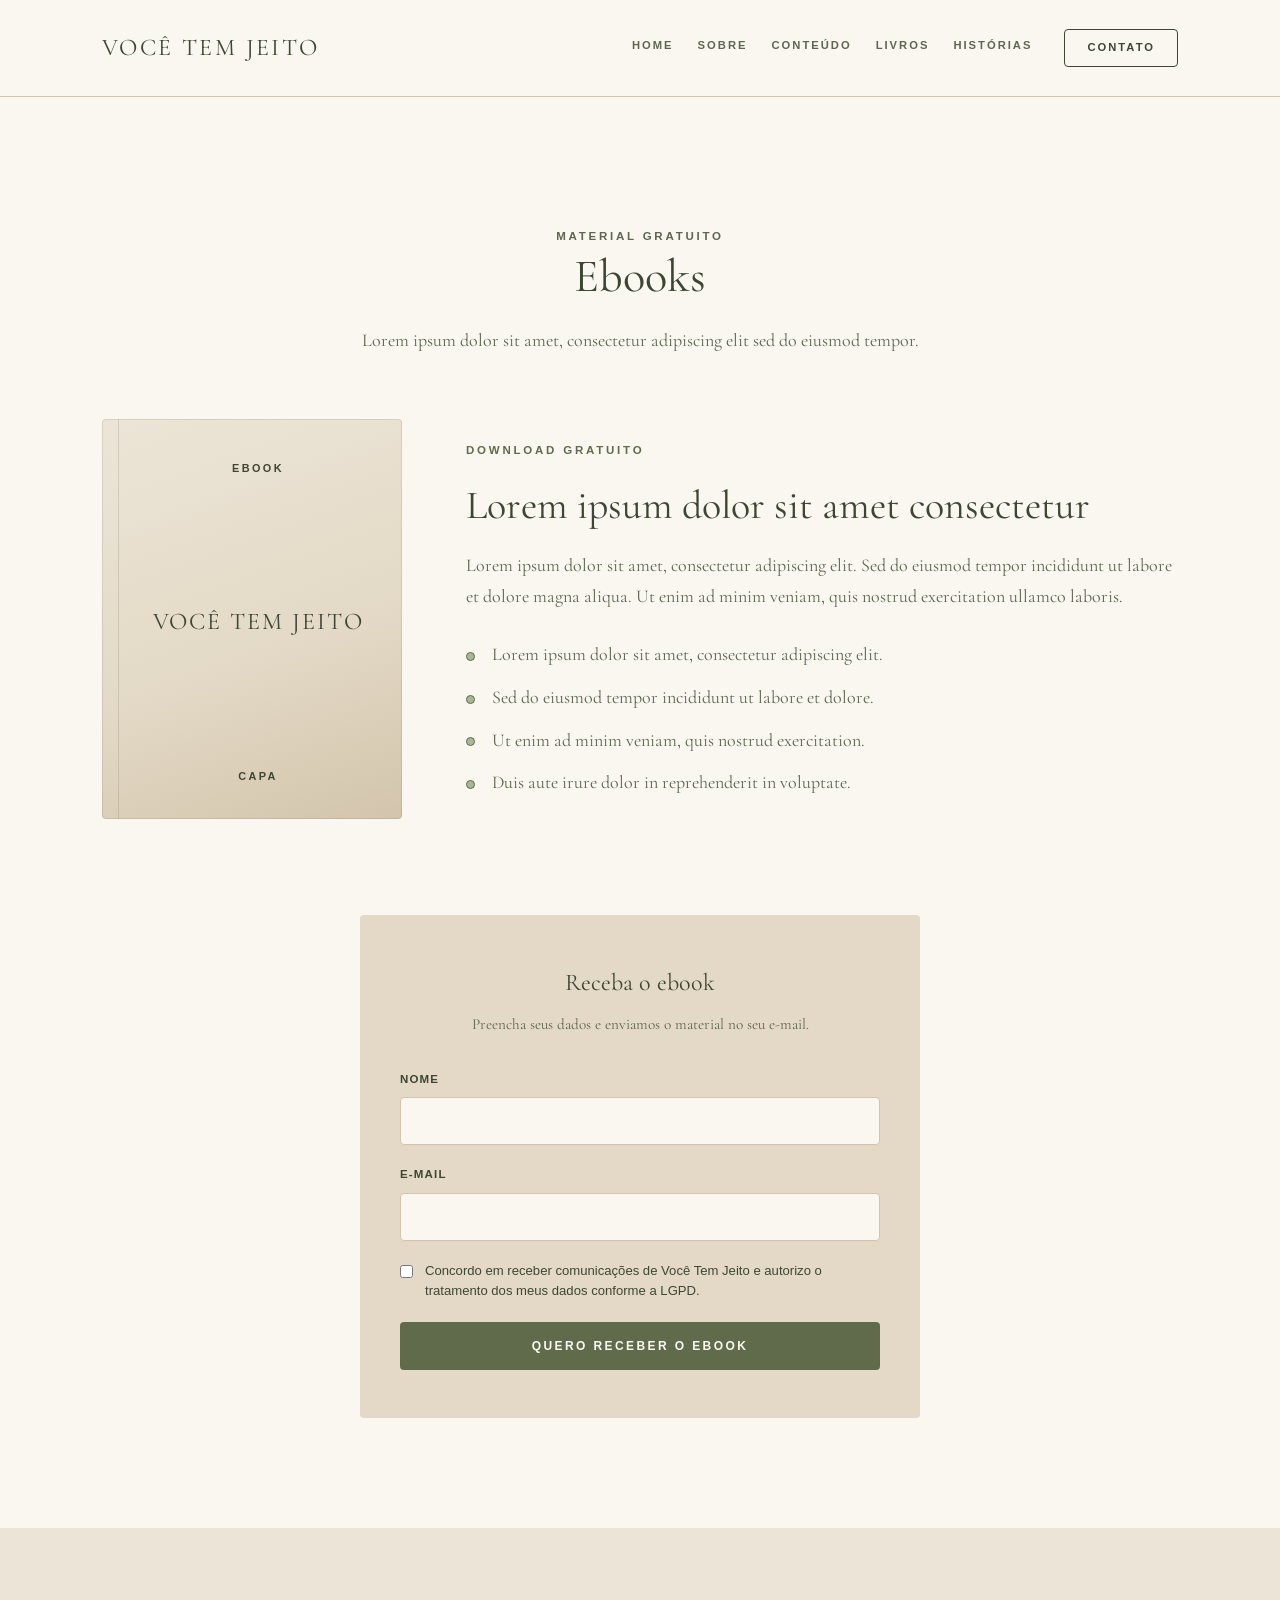
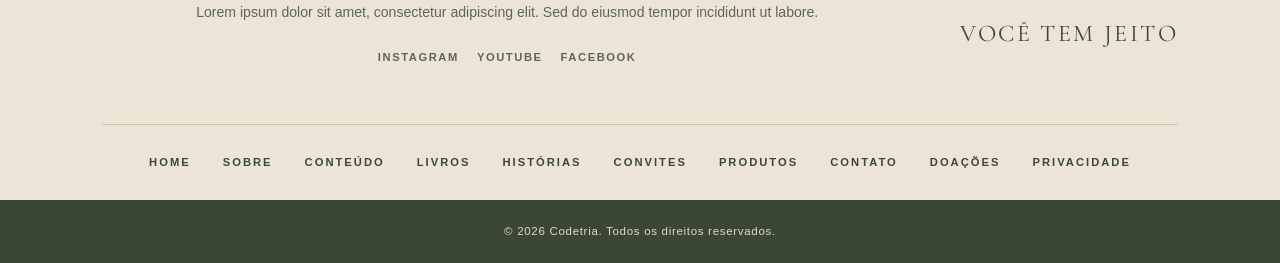
<file: ebooks.html>
<!DOCTYPE html>
<html lang="pt-BR">
<head>
    <meta charset="UTF-8">
    <meta name="viewport" content="width=device-width, initial-scale=1.0">
    <meta name="description" content="Baixe o ebook gratuito de Você Tem Jeito - fé, propósito e caminhada.">
    <title>Ebooks — Você Tem Jeito</title>
    <link rel="icon" href="favicon.svg" type="image/svg+xml">
    <link rel="icon" href="favicon.png" sizes="32x32" type="image/png">
    <link rel="apple-touch-icon" href="apple-touch-icon.png">
    <meta name="theme-color" content="#ece5d7">
    <link rel="preload" href="assets/fonts/cormorant-garamond-400.woff2" as="font" type="font/woff2" crossorigin>
    <link rel="stylesheet" href="styles.css">
</head>
<body>
    <a class="skip-link" href="#conteudo-principal">Pular para o conteúdo</a>

    <header class="site-header" id="site-header">
        <div class="container header-inner">
            <a class="logo" href="index.html">Você Tem Jeito</a>

            <div class="header-menus" id="menu-mobile">
                <nav class="header-nav" aria-label="Menu principal">
                    <a href="index.html#home">Home</a>
                    <a href="sobre.html">Sobre</a>
                    <a href="conteudo.html">Conteúdo</a>
                    <a href="livros.html">Livros</a>
                    <a href="historias.html">Histórias</a>
                </nav>
                <a class="header-cta" href="index.html#contato">Contato</a>
            </div>

            <button class="menu-toggle" id="menu-toggle" aria-label="Abrir menu" aria-expanded="false" aria-controls="menu-mobile">
                <span></span>
                <span></span>
                <span></span>
            </button>
        </div>
    </header>

    <main id="conteudo-principal" tabindex="-1">
        <section class="section">
            <div class="container">
                <header class="section-head">
                    <p class="eyebrow">Material gratuito</p>
                    <h1>Ebooks</h1>
                    <p>Lorem ipsum dolor sit amet, consectetur adipiscing elit sed do eiusmod tempor.</p>
                </header>

                <div class="ebook">
                    <div class="ebook-cover" aria-hidden="true">
                        <span class="ebook-cover-tag">Ebook</span>
                        <span class="ebook-cover-title">Você Tem Jeito</span>
                        <span class="ebook-cover-label">Capa</span>
                    </div>

                    <div class="ebook-content">
                        <p class="eyebrow">Download gratuito</p>
                        <h2>Lorem ipsum dolor sit amet consectetur</h2>
                        <p class="ebook-text">
                            Lorem ipsum dolor sit amet, consectetur adipiscing elit. Sed do
                            eiusmod tempor incididunt ut labore et dolore magna aliqua. Ut enim
                            ad minim veniam, quis nostrud exercitation ullamco laboris.
                        </p>
                        <ul class="ebook-lista">
                            <li>Lorem ipsum dolor sit amet, consectetur adipiscing elit.</li>
                            <li>Sed do eiusmod tempor incididunt ut labore et dolore.</li>
                            <li>Ut enim ad minim veniam, quis nostrud exercitation.</li>
                            <li>Duis aute irure dolor in reprehenderit in voluptate.</li>
                        </ul>
                    </div>
                </div>

                <div class="ebook-form-wrap">
                    <h2>Receba o ebook</h2>
                    <p>Preencha seus dados e enviamos o material no seu e-mail.</p>

                    <!--
                        TODO (Brevo): trocar o action pelo endpoint do formulário
                        do Brevo e alinhar os `name` dos campos com os atributos
                        da lista (EMAIL, FIRSTNAME...).
                        Ao fazer isso, liberar o domínio do Brevo no `form-action`
                        do Content-Security-Policy em vercel.json, senão o envio
                        é bloqueado pelo navegador.
                    -->
                    <form class="ebook-form" action="" method="POST">
                        <div class="campo">
                            <label for="nome">Nome</label>
                            <input type="text" id="nome" name="FIRSTNAME" autocomplete="given-name" required>
                        </div>

                        <div class="campo">
                            <label for="email">E-mail</label>
                            <input type="email" id="email" name="EMAIL" autocomplete="email" required>
                        </div>

                        <label class="consentimento">
                            <input type="checkbox" name="CONSENTIMENTO" required>
                            <span>
                                Concordo em receber comunicações de Você Tem Jeito e autorizo o
                                tratamento dos meus dados conforme a LGPD.
                            </span>
                        </label>

                        <div class="honeypot" aria-hidden="true">
                            <label for="hp-ebook">Não preencha este campo</label>
                            <input type="text" id="hp-ebook" name="WEBSITE" tabindex="-1" autocomplete="off">
                        </div>

                        <p class="form-aviso" role="status" hidden>
                            O envio ainda está sendo configurado. Nenhum dado foi enviado.
                        </p>

                        <button type="submit" class="btn btn--largo">Quero receber o ebook</button>
                    </form>
                </div>
            </div>
        </section>
    </main>

    <footer class="site-footer">
        <div class="container">
            <div class="footer-topo">
                <div class="footer-bio">
                    <p>Lorem ipsum dolor sit amet, consectetur adipiscing elit. Sed do eiusmod tempor incididunt ut labore.</p>
                    <div class="footer-redes">
                        <a href="https://www.instagram.com/giovannalordeiro" target="_blank" rel="noopener noreferrer">Instagram</a>
                        <a href="https://www.youtube.com/@giovannalordeiro" target="_blank" rel="noopener noreferrer">YouTube</a>
                        <a href="#">Facebook</a>
                    </div>
                </div>

                <div class="footer-marca">
                    <a class="logo" href="index.html">Você Tem Jeito</a>
                </div>
            </div>

            <nav class="footer-menu" aria-label="Menu do rodapé">
                <a href="index.html#home">Home</a>
                <a href="sobre.html">Sobre</a>
                <a href="conteudo.html">Conteúdo</a>
                <a href="livros.html">Livros</a>
                <a href="historias.html">Histórias</a>
                <a href="convites.html">Convites</a>
                <a href="produtos.html">Produtos</a>
                <a href="index.html#contato">Contato</a>
                <!-- TODO: trocar o # pela URL da plataforma de doações -->
                <a href="#">Doações</a>
                <a href="privacidade.html">Privacidade</a>
            </nav>
        </div>

        <div class="footer-base">
            <p>&copy; 2026 Codetria. Todos os direitos reservados.</p>
        </div>
    </footer>

    <script src="script.js"></script>
</body>
</html>
</file>
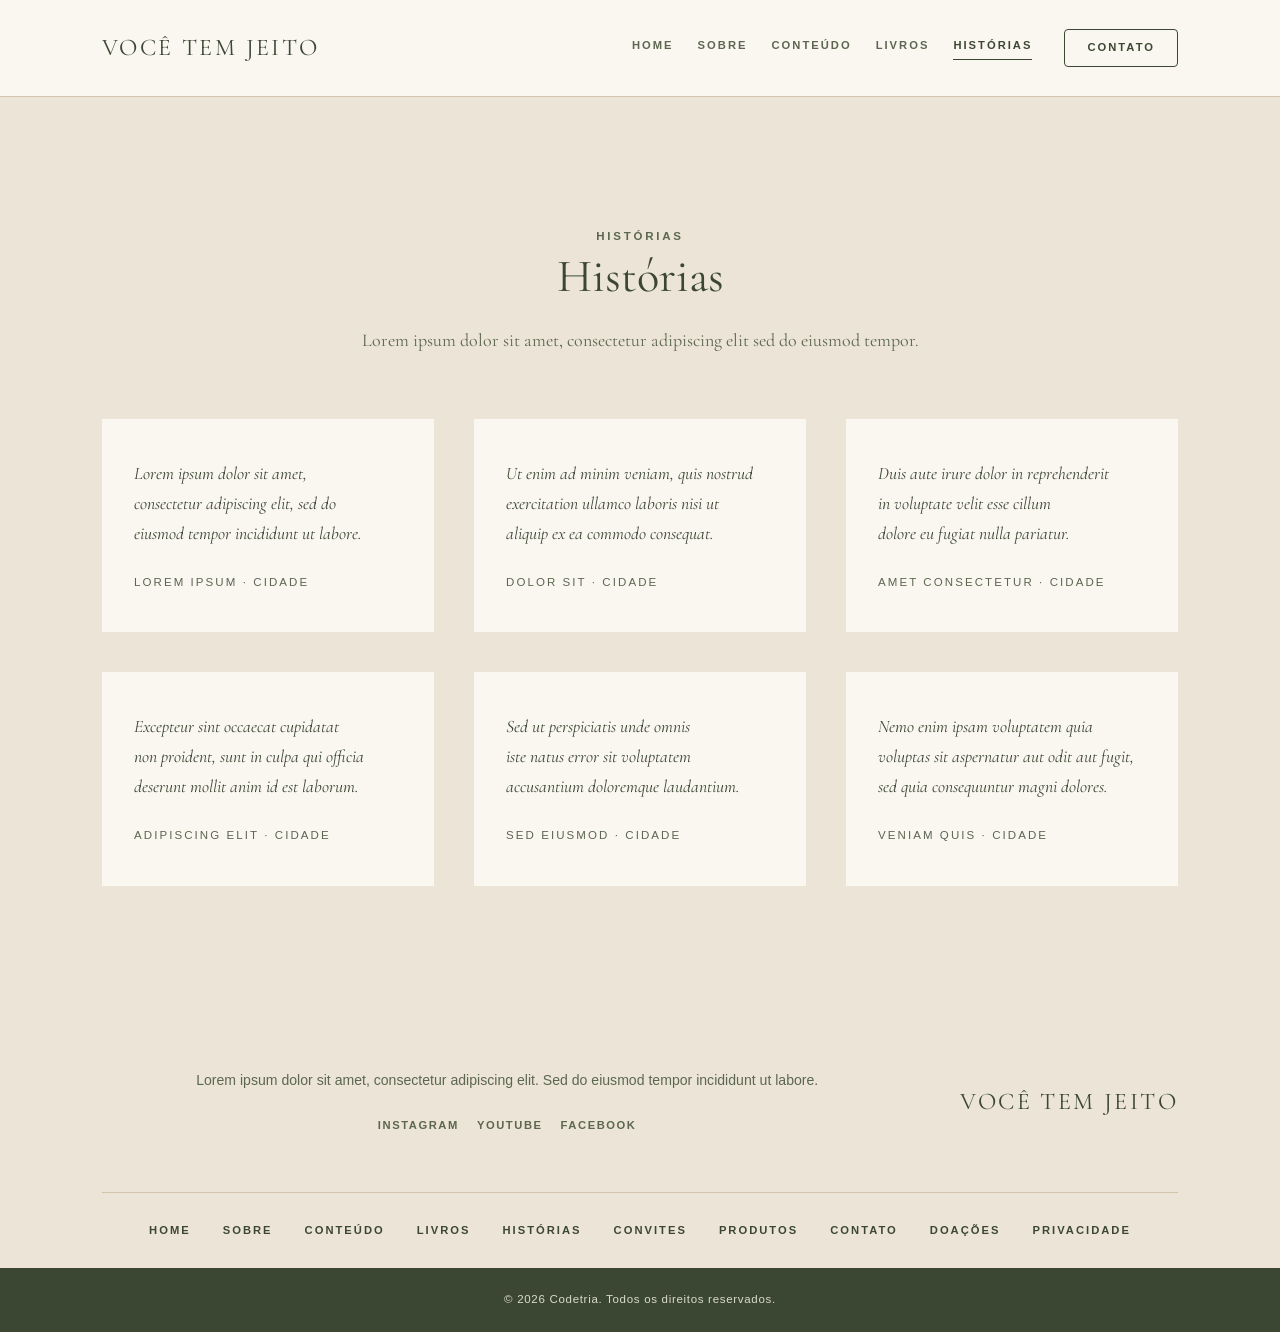
<file: historias.html>
<!DOCTYPE html>
<html lang="pt-BR">
<head>
    <meta charset="UTF-8">
    <meta name="viewport" content="width=device-width, initial-scale=1.0">
    <meta name="description" content="Histórias de quem caminha com Você Tem Jeito - fé, propósito e caminhada.">
    <title>Histórias — Você Tem Jeito</title>
    <link rel="icon" href="favicon.svg" type="image/svg+xml">
    <link rel="icon" href="favicon.png" sizes="32x32" type="image/png">
    <link rel="apple-touch-icon" href="apple-touch-icon.png">
    <meta name="theme-color" content="#ece5d7">
    <link rel="preload" href="assets/fonts/cormorant-garamond-400.woff2" as="font" type="font/woff2" crossorigin>
    <link rel="stylesheet" href="styles.css">
</head>
<body>
    <a class="skip-link" href="#conteudo-principal">Pular para o conteúdo</a>

    <header class="site-header" id="site-header">
        <div class="container header-inner">
            <a class="logo" href="index.html">Você Tem Jeito</a>

            <div class="header-menus" id="menu-mobile">
                <nav class="header-nav" aria-label="Menu principal">
                    <a href="index.html#home">Home</a>
                    <a href="sobre.html">Sobre</a>
                    <a href="conteudo.html">Conteúdo</a>
                    <a href="livros.html">Livros</a>
                    <a href="historias.html" class="active" aria-current="page">Histórias</a>
                </nav>
                <a class="header-cta" href="index.html#contato">Contato</a>
            </div>

            <button class="menu-toggle" id="menu-toggle" aria-label="Abrir menu" aria-expanded="false" aria-controls="menu-mobile">
                <span></span>
                <span></span>
                <span></span>
            </button>
        </div>
    </header>

    <main id="conteudo-principal" tabindex="-1">
        <section class="section section--bege" id="historias">
            <div class="container">
                <header class="section-head">
                    <p class="eyebrow">Histórias</p>
                    <h1>Histórias</h1>
                    <p>Lorem ipsum dolor sit amet, consectetur adipiscing elit sed do eiusmod tempor.</p>
                </header>

                <div class="grade grade--3">
                    <article class="depoimento">
                        <blockquote>
                            Lorem ipsum dolor sit amet, consectetur adipiscing elit, sed do
                            eiusmod tempor incididunt ut labore.
                        </blockquote>
                        <p class="depoimento-autor">Lorem Ipsum &middot; Cidade</p>
                    </article>
                    <article class="depoimento">
                        <blockquote>
                            Ut enim ad minim veniam, quis nostrud exercitation ullamco laboris
                            nisi ut aliquip ex ea commodo consequat.
                        </blockquote>
                        <p class="depoimento-autor">Dolor Sit &middot; Cidade</p>
                    </article>
                    <article class="depoimento">
                        <blockquote>
                            Duis aute irure dolor in reprehenderit in voluptate velit esse
                            cillum dolore eu fugiat nulla pariatur.
                        </blockquote>
                        <p class="depoimento-autor">Amet Consectetur &middot; Cidade</p>
                    </article>
                    <article class="depoimento">
                        <blockquote>
                            Excepteur sint occaecat cupidatat non proident, sunt in culpa qui
                            officia deserunt mollit anim id est laborum.
                        </blockquote>
                        <p class="depoimento-autor">Adipiscing Elit &middot; Cidade</p>
                    </article>
                    <article class="depoimento">
                        <blockquote>
                            Sed ut perspiciatis unde omnis iste natus error sit voluptatem
                            accusantium doloremque laudantium.
                        </blockquote>
                        <p class="depoimento-autor">Sed Eiusmod &middot; Cidade</p>
                    </article>
                    <article class="depoimento">
                        <blockquote>
                            Nemo enim ipsam voluptatem quia voluptas sit aspernatur aut odit
                            aut fugit, sed quia consequuntur magni dolores.
                        </blockquote>
                        <p class="depoimento-autor">Veniam Quis &middot; Cidade</p>
                    </article>
                </div>
            </div>
        </section>
    </main>

    <footer class="site-footer">
        <div class="container">
            <div class="footer-topo">
                <div class="footer-bio">
                    <p>Lorem ipsum dolor sit amet, consectetur adipiscing elit. Sed do eiusmod tempor incididunt ut labore.</p>
                    <div class="footer-redes">
                        <a href="https://www.instagram.com/giovannalordeiro" target="_blank" rel="noopener noreferrer">Instagram</a>
                        <a href="https://www.youtube.com/@giovannalordeiro" target="_blank" rel="noopener noreferrer">YouTube</a>
                        <a href="#">Facebook</a>
                    </div>
                </div>

                <div class="footer-marca">
                    <a class="logo" href="index.html">Você Tem Jeito</a>
                </div>
            </div>

            <nav class="footer-menu" aria-label="Menu do rodapé">
                <a href="index.html#home">Home</a>
                <a href="sobre.html">Sobre</a>
                <a href="conteudo.html">Conteúdo</a>
                <a href="livros.html">Livros</a>
                <a href="historias.html">Histórias</a>
                <a href="convites.html">Convites</a>
                <a href="produtos.html">Produtos</a>
                <a href="index.html#contato">Contato</a>
                <!-- TODO: trocar o # pela URL da plataforma de doações -->
                <a href="#">Doações</a>
                <a href="privacidade.html">Privacidade</a>
            </nav>
        </div>

        <div class="footer-base">
            <p>&copy; 2026 Codetria. Todos os direitos reservados.</p>
        </div>
    </footer>

    <script src="script.js"></script>
</body>
</html>
</file>
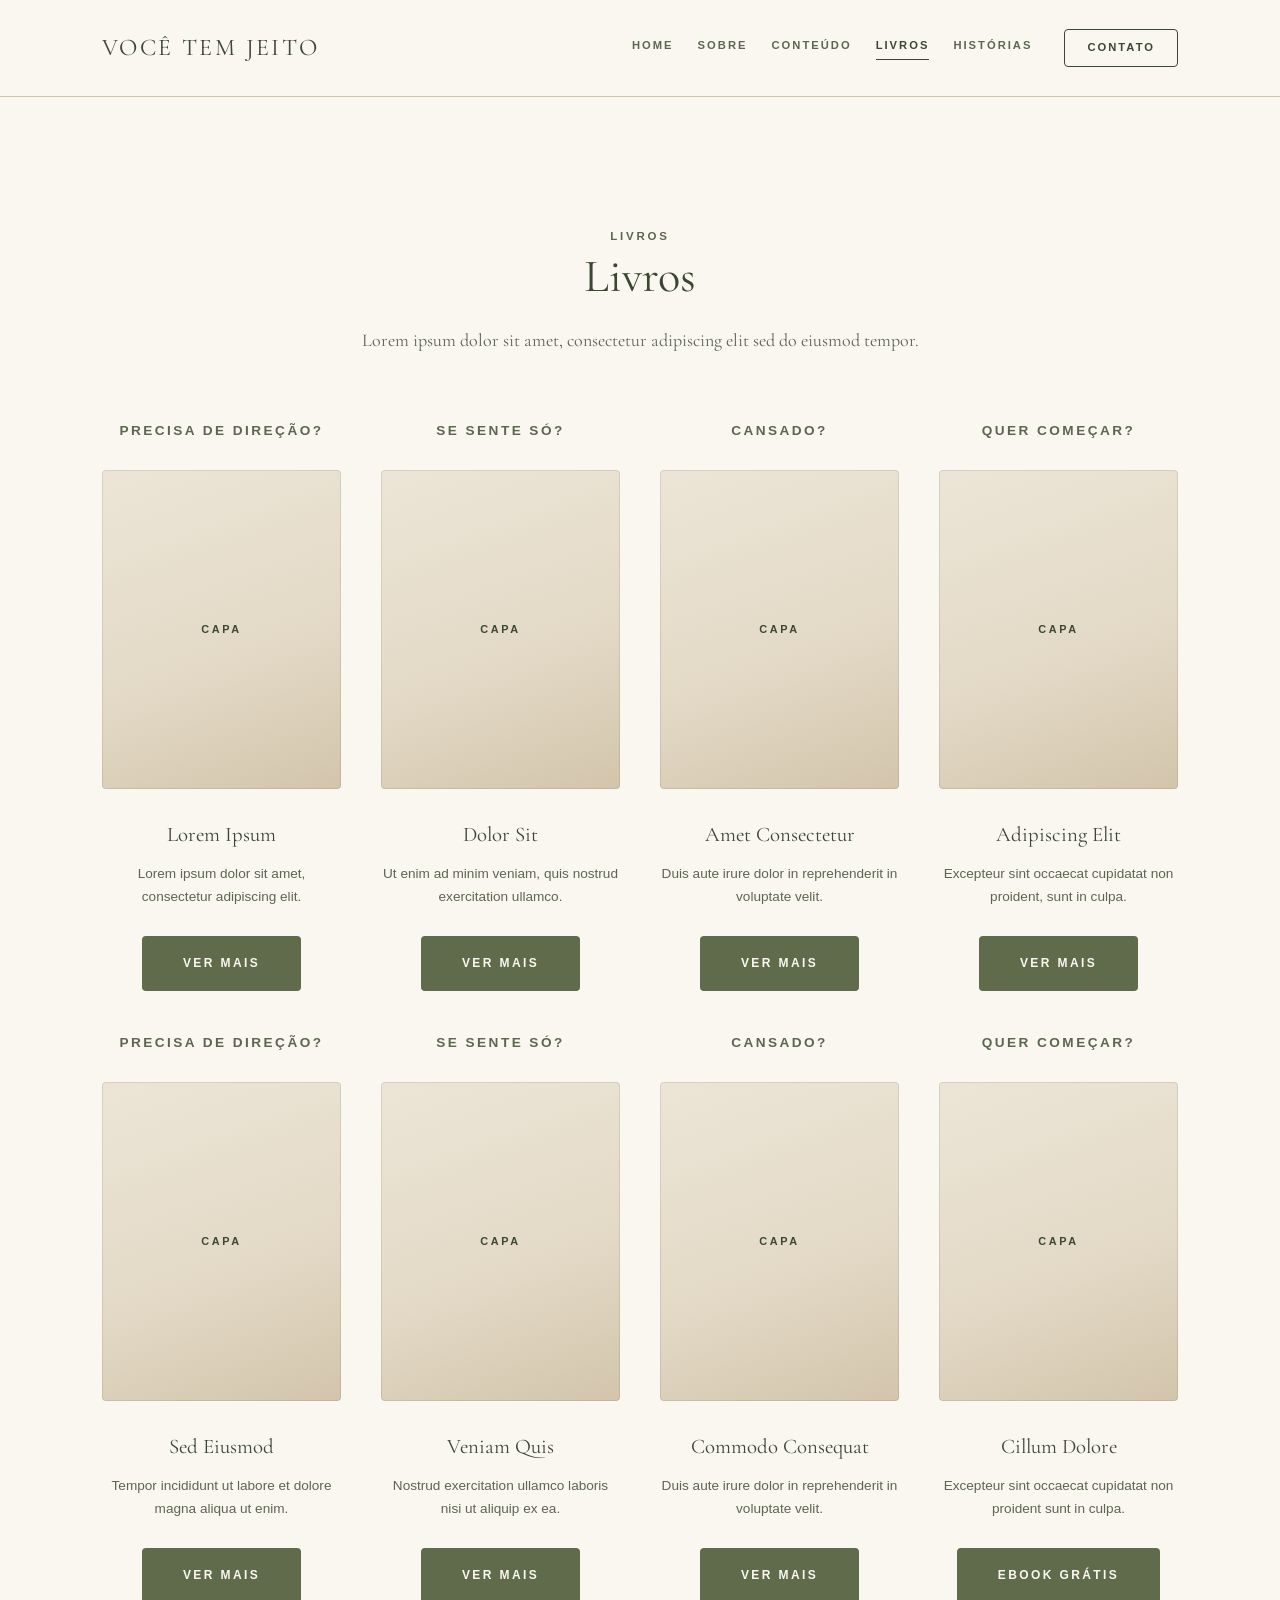
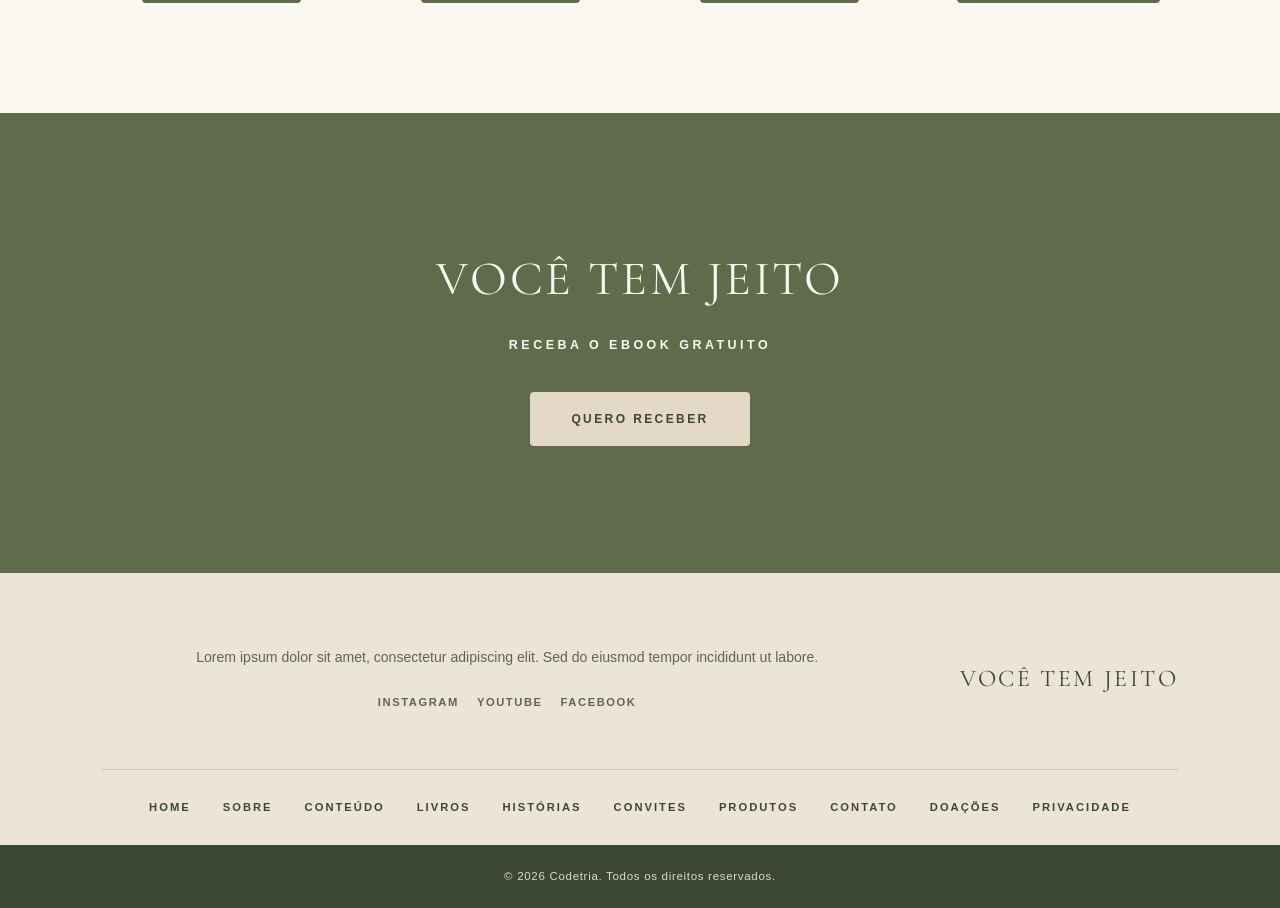
<file: livros.html>
<!DOCTYPE html>
<html lang="pt-BR">
<head>
    <meta charset="UTF-8">
    <meta name="viewport" content="width=device-width, initial-scale=1.0">
    <meta name="description" content="Livros do Você Tem Jeito - fé, propósito e caminhada.">
    <title>Livros — Você Tem Jeito</title>
    <link rel="icon" href="favicon.svg" type="image/svg+xml">
    <link rel="icon" href="favicon.png" sizes="32x32" type="image/png">
    <link rel="apple-touch-icon" href="apple-touch-icon.png">
    <meta name="theme-color" content="#ece5d7">
    <link rel="preload" href="assets/fonts/cormorant-garamond-400.woff2" as="font" type="font/woff2" crossorigin>
    <link rel="stylesheet" href="styles.css">
</head>
<body>
    <a class="skip-link" href="#conteudo-principal">Pular para o conteúdo</a>

    <header class="site-header" id="site-header">
        <div class="container header-inner">
            <a class="logo" href="index.html">Você Tem Jeito</a>

            <div class="header-menus" id="menu-mobile">
                <nav class="header-nav" aria-label="Menu principal">
                    <a href="index.html#home">Home</a>
                    <a href="sobre.html">Sobre</a>
                    <a href="conteudo.html">Conteúdo</a>
                    <a href="livros.html" class="active" aria-current="page">Livros</a>
                    <a href="historias.html">Histórias</a>
                </nav>
                <a class="header-cta" href="index.html#contato">Contato</a>
            </div>

            <button class="menu-toggle" id="menu-toggle" aria-label="Abrir menu" aria-expanded="false" aria-controls="menu-mobile">
                <span></span>
                <span></span>
                <span></span>
            </button>
        </div>
    </header>

    <main id="conteudo-principal" tabindex="-1">
        <section class="section" id="livros">
            <div class="container">
                <header class="section-head">
                    <p class="eyebrow">Livros</p>
                    <h1>Livros</h1>
                    <p>Lorem ipsum dolor sit amet, consectetur adipiscing elit sed do eiusmod tempor.</p>
                </header>

                <div class="grade grade--4">
                    <article class="produto">
                        <p class="produto-topo">Precisa de direção?</p>
                        <div class="produto-midia" aria-hidden="true">Capa</div>
                        <h2>Lorem Ipsum</h2>
                        <p>Lorem ipsum dolor sit amet, consectetur adipiscing elit.</p>
                        <a class="btn" href="#">Ver mais</a>
                    </article>
                    <article class="produto">
                        <p class="produto-topo">Se sente só?</p>
                        <div class="produto-midia" aria-hidden="true">Capa</div>
                        <h2>Dolor Sit</h2>
                        <p>Ut enim ad minim veniam, quis nostrud exercitation ullamco.</p>
                        <a class="btn" href="#">Ver mais</a>
                    </article>
                    <article class="produto">
                        <p class="produto-topo">Cansado?</p>
                        <div class="produto-midia" aria-hidden="true">Capa</div>
                        <h2>Amet Consectetur</h2>
                        <p>Duis aute irure dolor in reprehenderit in voluptate velit.</p>
                        <a class="btn" href="#">Ver mais</a>
                    </article>
                    <article class="produto">
                        <p class="produto-topo">Quer começar?</p>
                        <div class="produto-midia" aria-hidden="true">Capa</div>
                        <h2>Adipiscing Elit</h2>
                        <p>Excepteur sint occaecat cupidatat non proident, sunt in culpa.</p>
                        <a class="btn" href="#">Ver mais</a>
                    </article>
                    <article class="produto">
                        <p class="produto-topo">Precisa de direção?</p>
                        <div class="produto-midia" aria-hidden="true">Capa</div>
                        <h2>Sed Eiusmod</h2>
                        <p>Tempor incididunt ut labore et dolore magna aliqua ut enim.</p>
                        <a class="btn" href="#">Ver mais</a>
                    </article>
                    <article class="produto">
                        <p class="produto-topo">Se sente só?</p>
                        <div class="produto-midia" aria-hidden="true">Capa</div>
                        <h2>Veniam Quis</h2>
                        <p>Nostrud exercitation ullamco laboris nisi ut aliquip ex ea.</p>
                        <a class="btn" href="#">Ver mais</a>
                    </article>
                    <article class="produto">
                        <p class="produto-topo">Cansado?</p>
                        <div class="produto-midia" aria-hidden="true">Capa</div>
                        <h2>Commodo Consequat</h2>
                        <p>Duis aute irure dolor in reprehenderit in voluptate velit.</p>
                        <a class="btn" href="#">Ver mais</a>
                    </article>
                    <article class="produto">
                        <p class="produto-topo">Quer começar?</p>
                        <div class="produto-midia" aria-hidden="true">Capa</div>
                        <h2>Cillum Dolore</h2>
                        <p>Excepteur sint occaecat cupidatat non proident sunt in culpa.</p>
                        <!-- TODO: apontar para a página do ebook específico -->
                        <a class="btn" href="ebooks.html">Ebook grátis</a>
                    </article>
                </div>
            </div>
        </section>

        <section class="banner-canal">
            <h2>Você Tem Jeito</h2>
            <p>Receba o ebook gratuito</p>
            <a class="btn btn--claro" href="ebooks.html">Quero receber</a>
        </section>
    </main>

    <footer class="site-footer">
        <div class="container">
            <div class="footer-topo">
                <div class="footer-bio">
                    <p>Lorem ipsum dolor sit amet, consectetur adipiscing elit. Sed do eiusmod tempor incididunt ut labore.</p>
                    <div class="footer-redes">
                        <a href="https://www.instagram.com/giovannalordeiro" target="_blank" rel="noopener noreferrer">Instagram</a>
                        <a href="https://www.youtube.com/@giovannalordeiro" target="_blank" rel="noopener noreferrer">YouTube</a>
                        <a href="#">Facebook</a>
                    </div>
                </div>

                <div class="footer-marca">
                    <a class="logo" href="index.html">Você Tem Jeito</a>
                </div>
            </div>

            <nav class="footer-menu" aria-label="Menu do rodapé">
                <a href="index.html#home">Home</a>
                <a href="sobre.html">Sobre</a>
                <a href="conteudo.html">Conteúdo</a>
                <a href="livros.html">Livros</a>
                <a href="historias.html">Histórias</a>
                <a href="convites.html">Convites</a>
                <a href="produtos.html">Produtos</a>
                <a href="index.html#contato">Contato</a>
                <!-- TODO: trocar o # pela URL da plataforma de doações -->
                <a href="#">Doações</a>
                <a href="privacidade.html">Privacidade</a>
            </nav>
        </div>

        <div class="footer-base">
            <p>&copy; 2026 Codetria. Todos os direitos reservados.</p>
        </div>
    </footer>

    <script src="script.js"></script>
</body>
</html>
</file>
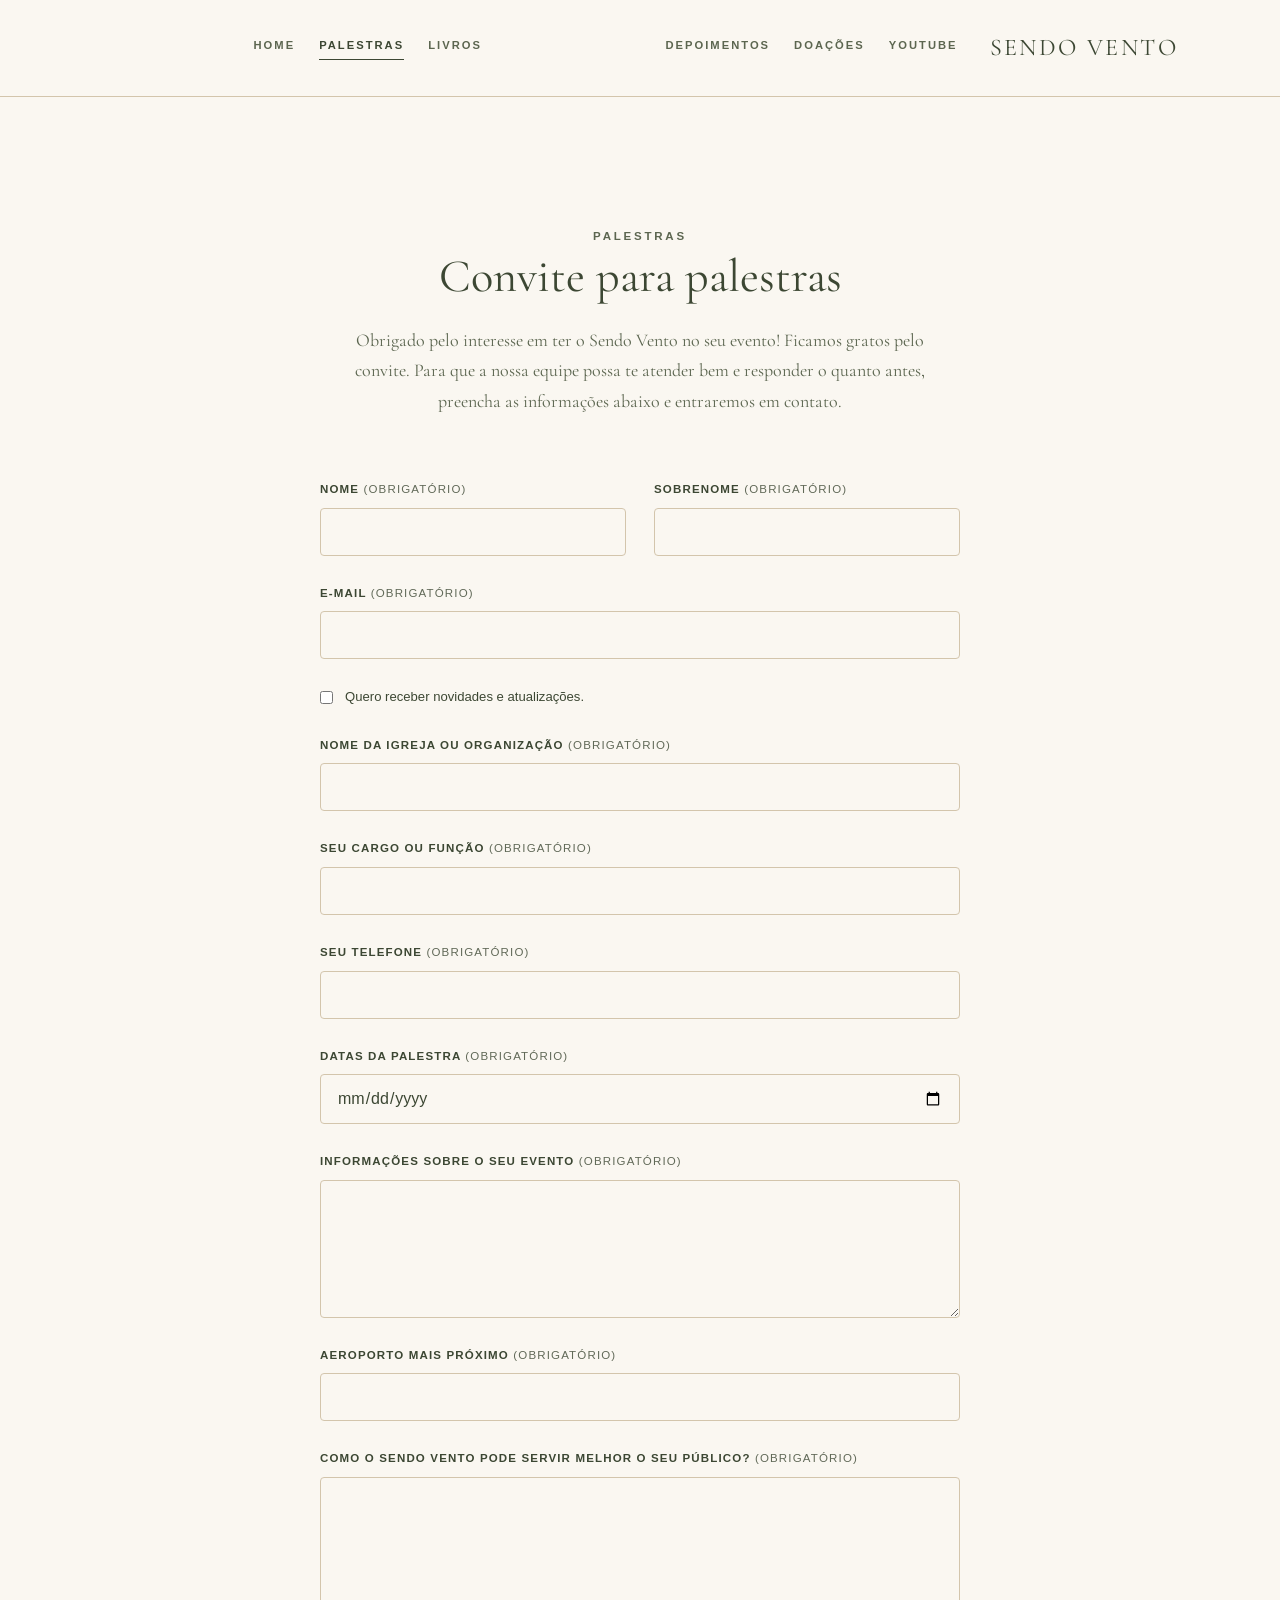
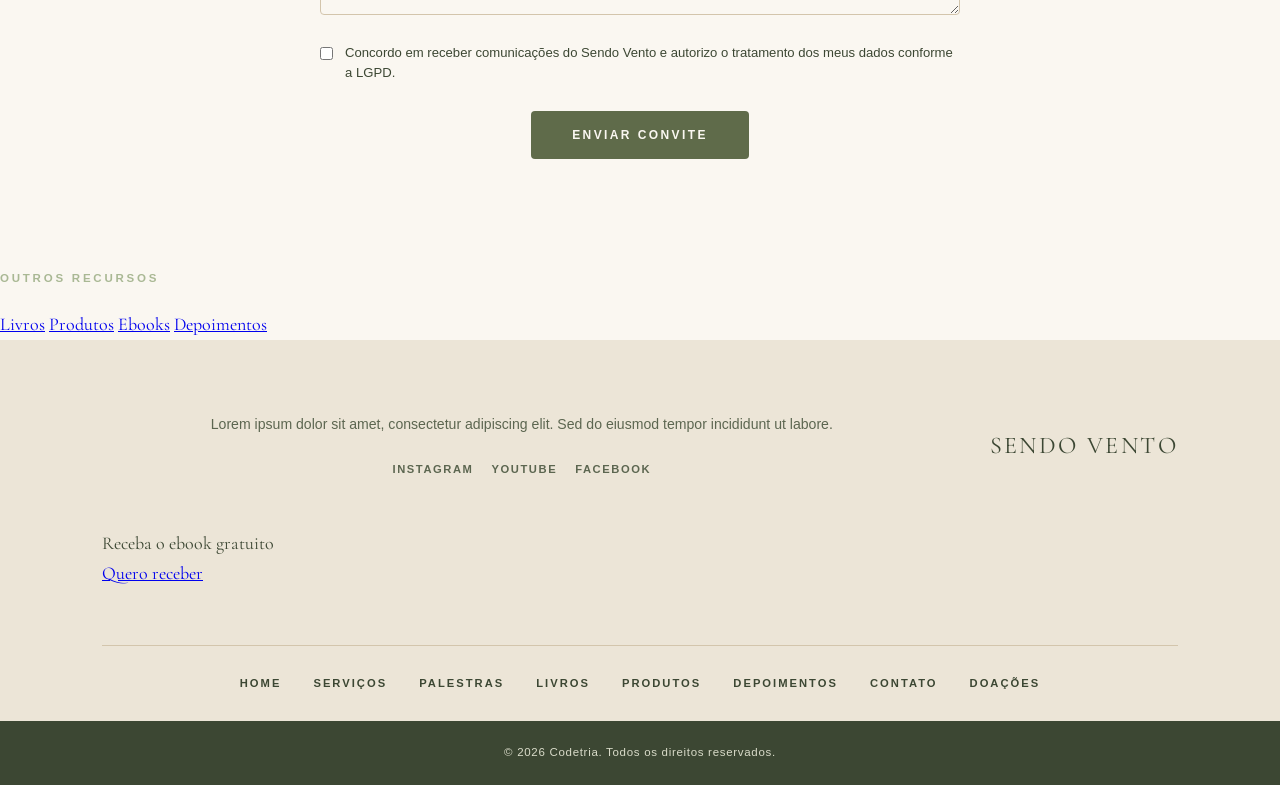
<file: palestras.html>
<!DOCTYPE html>
<html lang="pt-BR">
<head>
    <meta charset="UTF-8">
    <meta name="viewport" content="width=device-width, initial-scale=1.0">
    <meta name="description" content="Convite para palestras com o Sendo Vento - fé, propósito e caminhada.">
    <title>Palestras — Sendo Vento</title>
    <link rel="stylesheet" href="styles.css">
</head>
<body>
    <header class="site-header" id="site-header">
        <div class="container header-inner">
            <div class="header-menus" id="menu-mobile">
                <nav class="header-nav header-nav--esq" aria-label="Menu principal">
                    <a href="index.html">Home</a>
                    <a href="palestras.html" class="active">Palestras</a>
                    <a href="livros.html">Livros</a>
                </nav>

                <nav class="header-nav header-nav--dir" aria-label="Menu secundário">
                    <a href="depoimentos.html">Depoimentos</a>
                    <!-- TODO: trocar o # pela URL da plataforma de doações -->
                    <a href="#">Doações</a>
                    <!-- TODO: trocar o # pela URL do canal no YouTube -->
                    <a href="#" class="header-canal" rel="noopener" target="_blank">YouTube</a>
                </nav>
            </div>

            <a class="logo" href="index.html" data-vento>Sendo Vento</a>

            <button class="menu-toggle" id="menu-toggle" aria-label="Abrir menu" aria-expanded="false" aria-controls="menu-mobile">
                <span></span>
                <span></span>
                <span></span>
            </button>
        </div>
    </header>

    <main>
        <section class="section" id="palestras">
            <div class="container">
                <header class="section-head">
                    <p class="eyebrow">Palestras</p>
                    <h1>Convite para palestras</h1>
                    <p>
                        Obrigado pelo interesse em ter o Sendo Vento no seu evento! Ficamos
                        gratos pelo convite. Para que a nossa equipe possa te atender bem e
                        responder o quanto antes, preencha as informações abaixo e entraremos
                        em contato.
                    </p>
                </header>

                <!--
                    TODO (Brevo): trocar o action pelo endpoint do formulário
                    do Brevo e alinhar os `name` dos campos com os atributos
                    da lista (EMAIL, FIRSTNAME, LASTNAME...).
                -->
                <form class="contato-form palestras-form" action="" method="POST">
                    <div class="form-duplo">
                        <div class="campo">
                            <label for="palestra-nome">Nome <em>(obrigatório)</em></label>
                            <input type="text" id="palestra-nome" name="FIRSTNAME" autocomplete="given-name" required>
                        </div>
                        <div class="campo">
                            <label for="palestra-sobrenome">Sobrenome <em>(obrigatório)</em></label>
                            <input type="text" id="palestra-sobrenome" name="LASTNAME" autocomplete="family-name" required>
                        </div>
                    </div>

                    <div class="campo">
                        <label for="palestra-email">E-mail <em>(obrigatório)</em></label>
                        <input type="email" id="palestra-email" name="EMAIL" autocomplete="email" required>
                    </div>

                    <label class="consentimento">
                        <input type="checkbox" name="NOVIDADES">
                        <span>Quero receber novidades e atualizações.</span>
                    </label>

                    <div class="campo">
                        <label for="palestra-organizacao">Nome da igreja ou organização <em>(obrigatório)</em></label>
                        <input type="text" id="palestra-organizacao" name="ORGANIZACAO" autocomplete="organization" required>
                    </div>

                    <div class="campo">
                        <label for="palestra-cargo">Seu cargo ou função <em>(obrigatório)</em></label>
                        <input type="text" id="palestra-cargo" name="CARGO" autocomplete="organization-title" required>
                    </div>

                    <div class="campo">
                        <label for="palestra-telefone">Seu telefone <em>(obrigatório)</em></label>
                        <input type="tel" id="palestra-telefone" name="TELEFONE" autocomplete="tel" required>
                    </div>

                    <div class="campo">
                        <label for="palestra-datas">Datas da palestra <em>(obrigatório)</em></label>
                        <input type="date" id="palestra-datas" name="DATAS" required>
                    </div>

                    <div class="campo">
                        <label for="palestra-evento">Informações sobre o seu evento <em>(obrigatório)</em></label>
                        <textarea id="palestra-evento" name="EVENTO" rows="6" required></textarea>
                    </div>

                    <div class="campo">
                        <label for="palestra-aeroporto">Aeroporto mais próximo <em>(obrigatório)</em></label>
                        <input type="text" id="palestra-aeroporto" name="AEROPORTO" required>
                    </div>

                    <div class="campo">
                        <label for="palestra-como-servir">Como o Sendo Vento pode servir melhor o seu público? <em>(obrigatório)</em></label>
                        <textarea id="palestra-como-servir" name="COMO_SERVIR" rows="6" required></textarea>
                    </div>

                    <label class="consentimento">
                        <input type="checkbox" name="CONSENTIMENTO" required>
                        <span>Concordo em receber comunicações do Sendo Vento e autorizo o
                        tratamento dos meus dados conforme a LGPD.</span>
                    </label>

                    <button type="submit" class="btn">Enviar convite</button>
                </form>
            </div>
        </section>

        <section class="recursos">
            <div class="recursos-inner">
                <p class="eyebrow eyebrow--claro">Outros recursos</p>
                <nav class="recursos-lista" aria-label="Recursos">
                    <a href="livros.html">Livros</a>
                    <a href="produtos.html">Produtos</a>
                    <a href="ebooks.html">Ebooks</a>
                    <a href="depoimentos.html">Depoimentos</a>
                </nav>
            </div>
        </section>
    </main>

    <footer class="site-footer">
        <div class="container">
            <div class="footer-topo">
                <div class="footer-bio">
                    <p>Lorem ipsum dolor sit amet, consectetur adipiscing elit. Sed do eiusmod tempor incididunt ut labore.</p>
                    <div class="footer-redes">
                        <a href="#">Instagram</a>
                        <a href="#">YouTube</a>
                        <a href="#">Facebook</a>
                    </div>
                </div>

                <div class="footer-marca">
                    <a class="logo" href="index.html" data-vento>Sendo Vento</a>
                </div>

                <div class="footer-cta">
                    <p>Receba o ebook gratuito</p>
                    <a class="link-regua" href="ebooks.html">Quero receber</a>
                </div>
            </div>

            <nav class="footer-menu" aria-label="Menu do rodapé">
                <a href="index.html#home">Home</a>
                <a href="index.html#servicos">Serviços</a>
                <a href="palestras.html">Palestras</a>
                <a href="livros.html">Livros</a>
                <a href="produtos.html">Produtos</a>
                <a href="depoimentos.html">Depoimentos</a>
                <a href="index.html#contato">Contato</a>
                <!-- TODO: trocar o # pela URL da plataforma de doações -->
                <a href="#">Doações</a>
            </nav>
        </div>

        <div class="footer-base">
            <p>&copy; 2026 Codetria. Todos os direitos reservados.</p>
        </div>
    </footer>

    <script src="script.js"></script>
</body>
</html>
</file>
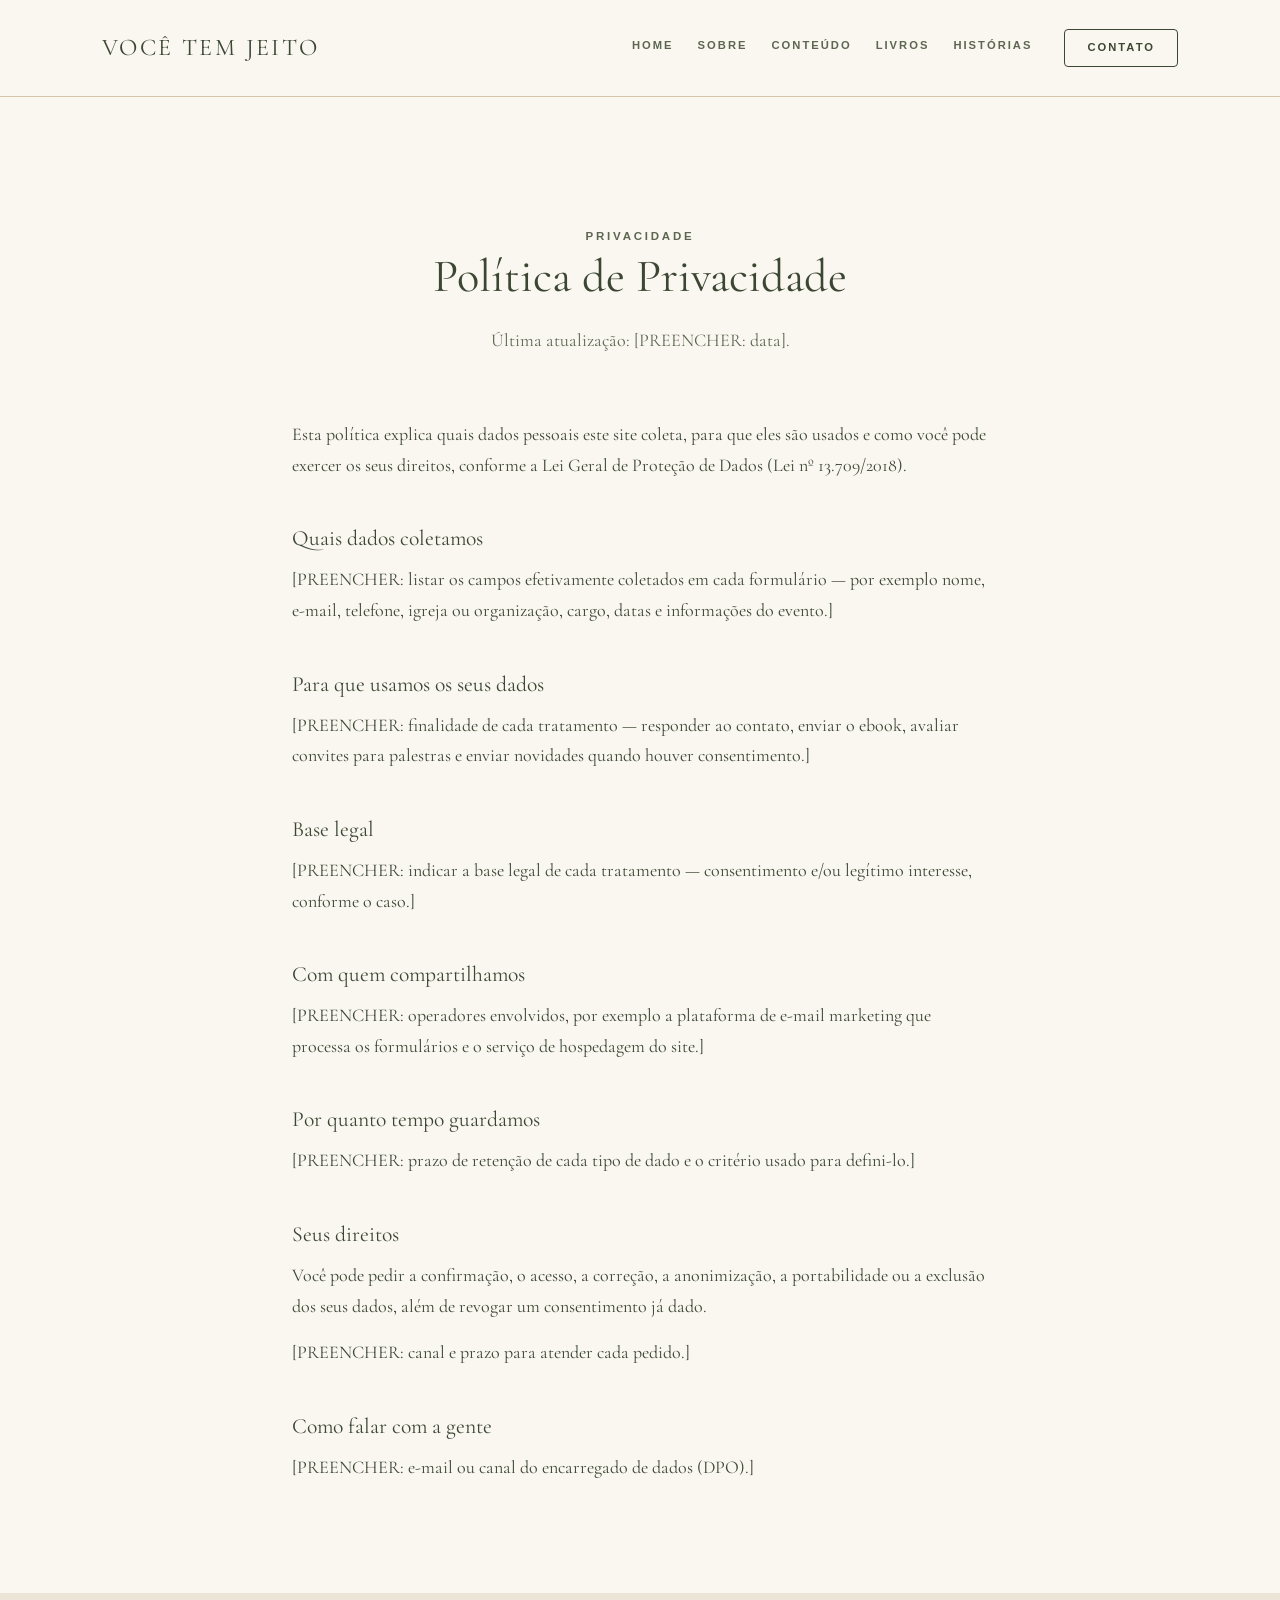
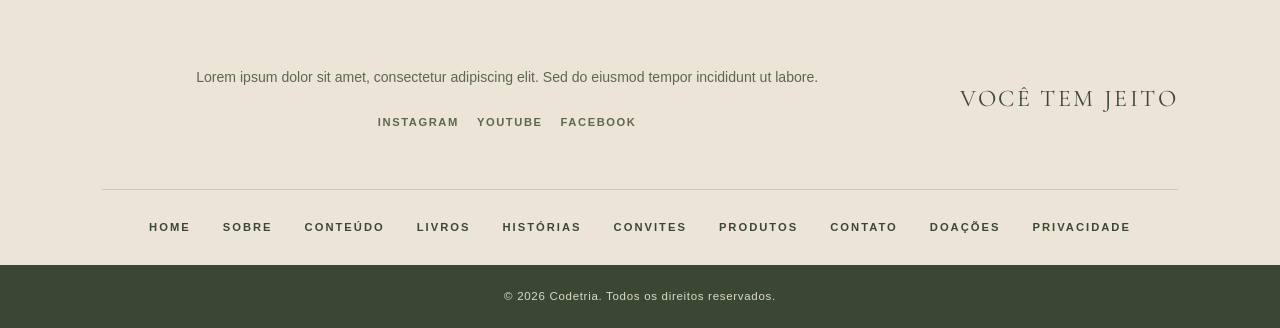
<file: privacidade.html>
<!DOCTYPE html>
<html lang="pt-BR">
<head>
    <meta charset="UTF-8">
    <meta name="viewport" content="width=device-width, initial-scale=1.0">
    <meta name="description" content="Política de Privacidade de Você Tem Jeito - fé, propósito e caminhada.">
    <title>Política de Privacidade — Você Tem Jeito</title>
    <link rel="icon" href="favicon.svg" type="image/svg+xml">
    <link rel="icon" href="favicon.png" sizes="32x32" type="image/png">
    <link rel="apple-touch-icon" href="apple-touch-icon.png">
    <meta name="theme-color" content="#ece5d7">
    <link rel="preload" href="assets/fonts/cormorant-garamond-400.woff2" as="font" type="font/woff2" crossorigin>
    <link rel="stylesheet" href="styles.css">
</head>
<body>
    <a class="skip-link" href="#conteudo-principal">Pular para o conteúdo</a>

    <header class="site-header" id="site-header">
        <div class="container header-inner">
            <a class="logo" href="index.html">Você Tem Jeito</a>

            <div class="header-menus" id="menu-mobile">
                <nav class="header-nav" aria-label="Menu principal">
                    <a href="index.html#home">Home</a>
                    <a href="sobre.html">Sobre</a>
                    <a href="conteudo.html">Conteúdo</a>
                    <a href="livros.html">Livros</a>
                    <a href="historias.html">Histórias</a>
                </nav>
                <a class="header-cta" href="index.html#contato">Contato</a>
            </div>

            <button class="menu-toggle" id="menu-toggle" aria-label="Abrir menu" aria-expanded="false" aria-controls="menu-mobile">
                <span></span>
                <span></span>
                <span></span>
            </button>
        </div>
    </header>

    <main id="conteudo-principal" tabindex="-1">
        <section class="section" id="privacidade">
            <div class="container container--estreito">
                <header class="section-head">
                    <p class="eyebrow">Privacidade</p>
                    <h1>Política de Privacidade</h1>
                    <p>Última atualização: [PREENCHER: data].</p>
                </header>

                <!--
                    TODO (jurídico): o texto abaixo é um esqueleto com marcadores.
                    Cada trecho [PREENCHER: ...] precisa ser escrito ou validado por
                    quem responde pela proteção de dados da organização. Não publicar
                    como política final sem essa revisão.
                -->

                <div class="prosa">
                    <p>
                        Esta política explica quais dados pessoais este site coleta, para
                        que eles são usados e como você pode exercer os seus direitos,
                        conforme a Lei Geral de Proteção de Dados (Lei nº 13.709/2018).
                    </p>

                    <h2>Quais dados coletamos</h2>
                    <p>
                        [PREENCHER: listar os campos efetivamente coletados em cada
                        formulário — por exemplo nome, e-mail, telefone, igreja ou
                        organização, cargo, datas e informações do evento.]
                    </p>

                    <h2>Para que usamos os seus dados</h2>
                    <p>
                        [PREENCHER: finalidade de cada tratamento — responder ao contato,
                        enviar o ebook, avaliar convites para palestras e enviar novidades
                        quando houver consentimento.]
                    </p>

                    <h2>Base legal</h2>
                    <p>
                        [PREENCHER: indicar a base legal de cada tratamento —
                        consentimento e/ou legítimo interesse, conforme o caso.]
                    </p>

                    <h2>Com quem compartilhamos</h2>
                    <p>
                        [PREENCHER: operadores envolvidos, por exemplo a plataforma de
                        e-mail marketing que processa os formulários e o serviço de
                        hospedagem do site.]
                    </p>

                    <h2>Por quanto tempo guardamos</h2>
                    <p>
                        [PREENCHER: prazo de retenção de cada tipo de dado e o critério
                        usado para defini-lo.]
                    </p>

                    <h2>Seus direitos</h2>
                    <p>
                        Você pode pedir a confirmação, o acesso, a correção, a
                        anonimização, a portabilidade ou a exclusão dos seus dados, além
                        de revogar um consentimento já dado.
                    </p>
                    <p>
                        [PREENCHER: canal e prazo para atender cada pedido.]
                    </p>

                    <h2>Como falar com a gente</h2>
                    <p>
                        [PREENCHER: e-mail ou canal do encarregado de dados (DPO).]
                    </p>
                </div>
            </div>
        </section>
    </main>

    <footer class="site-footer">
        <div class="container">
            <div class="footer-topo">
                <div class="footer-bio">
                    <p>Lorem ipsum dolor sit amet, consectetur adipiscing elit. Sed do eiusmod tempor incididunt ut labore.</p>
                    <div class="footer-redes">
                        <a href="https://www.instagram.com/giovannalordeiro" target="_blank" rel="noopener noreferrer">Instagram</a>
                        <a href="https://www.youtube.com/@giovannalordeiro" target="_blank" rel="noopener noreferrer">YouTube</a>
                        <a href="#">Facebook</a>
                    </div>
                </div>

                <div class="footer-marca">
                    <a class="logo" href="index.html">Você Tem Jeito</a>
                </div>
            </div>

            <nav class="footer-menu" aria-label="Menu do rodapé">
                <a href="index.html#home">Home</a>
                <a href="sobre.html">Sobre</a>
                <a href="conteudo.html">Conteúdo</a>
                <a href="livros.html">Livros</a>
                <a href="historias.html">Histórias</a>
                <a href="convites.html">Convites</a>
                <a href="produtos.html">Produtos</a>
                <a href="index.html#contato">Contato</a>
                <!-- TODO: trocar o # pela URL da plataforma de doações -->
                <a href="#">Doações</a>
                <a href="privacidade.html">Privacidade</a>
            </nav>
        </div>

        <div class="footer-base">
            <p>&copy; 2026 Codetria. Todos os direitos reservados.</p>
        </div>
    </footer>

    <script src="script.js"></script>
</body>
</html>
</file>
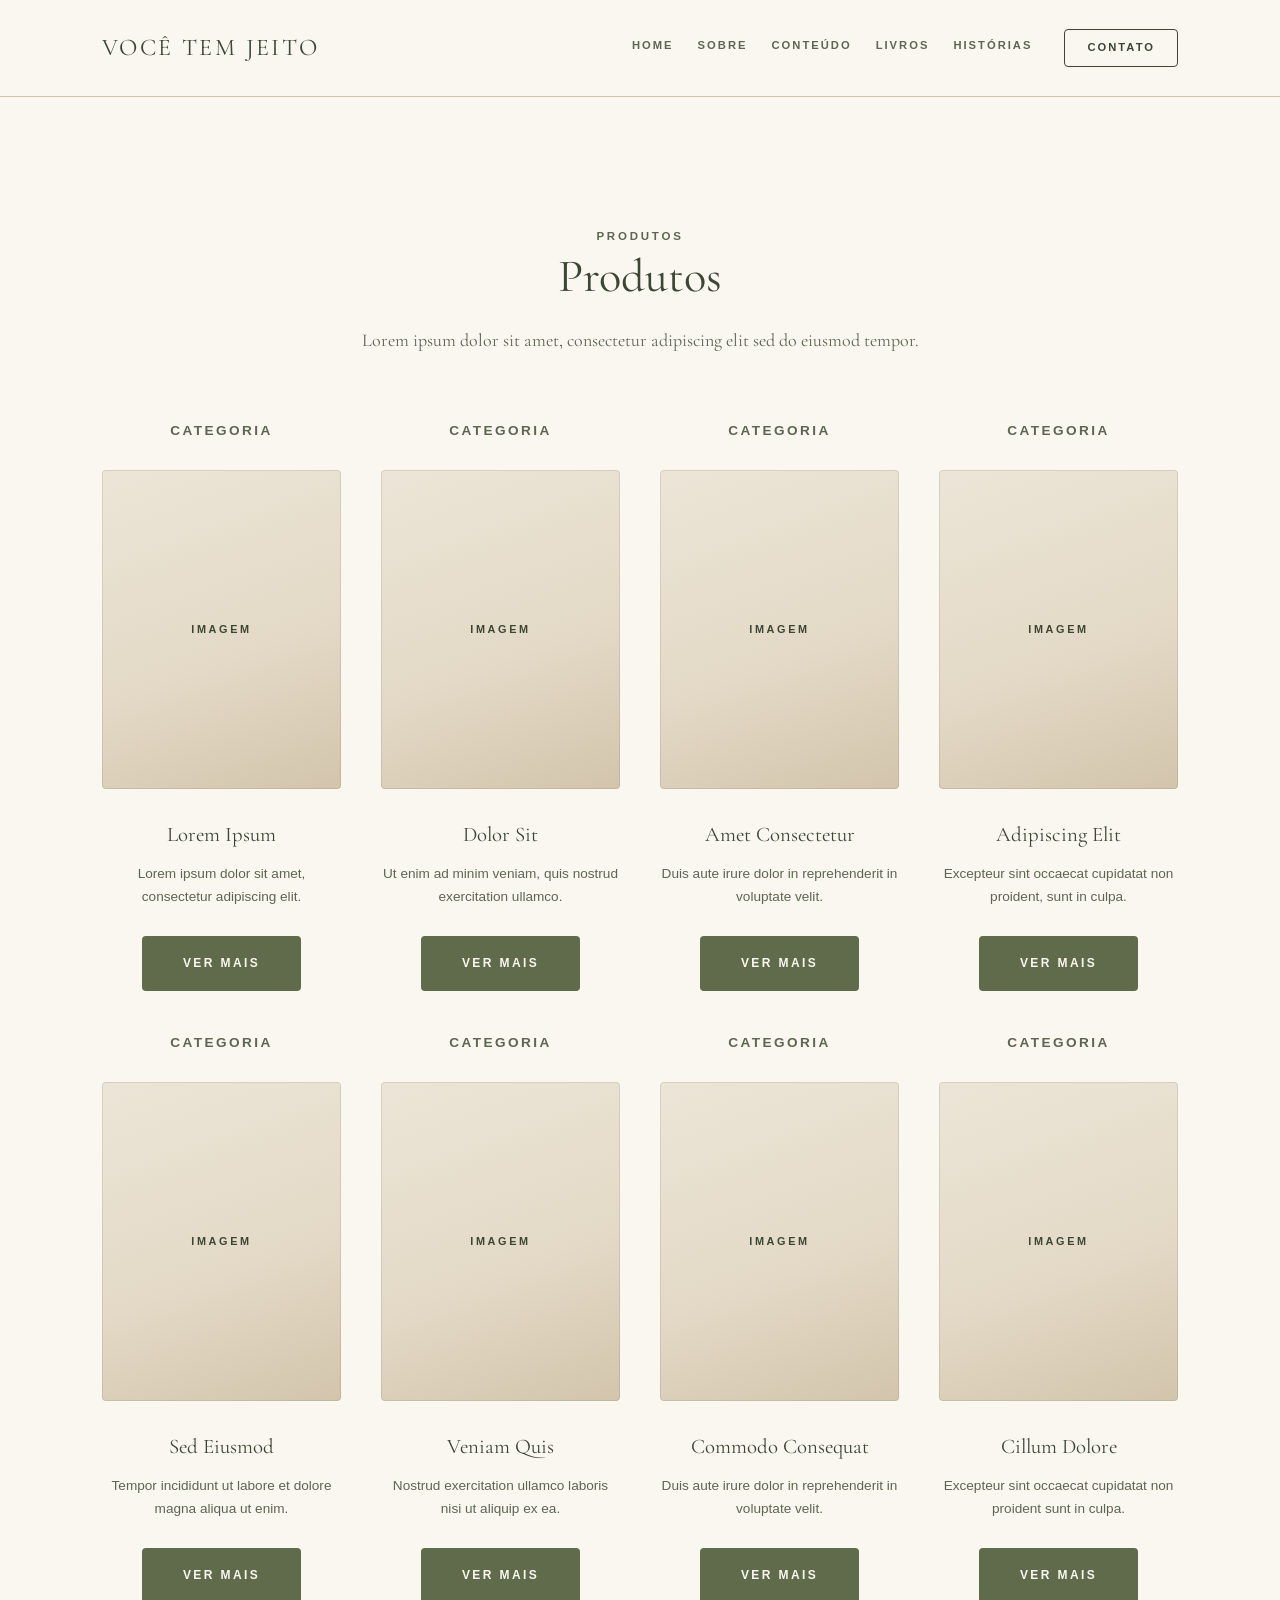
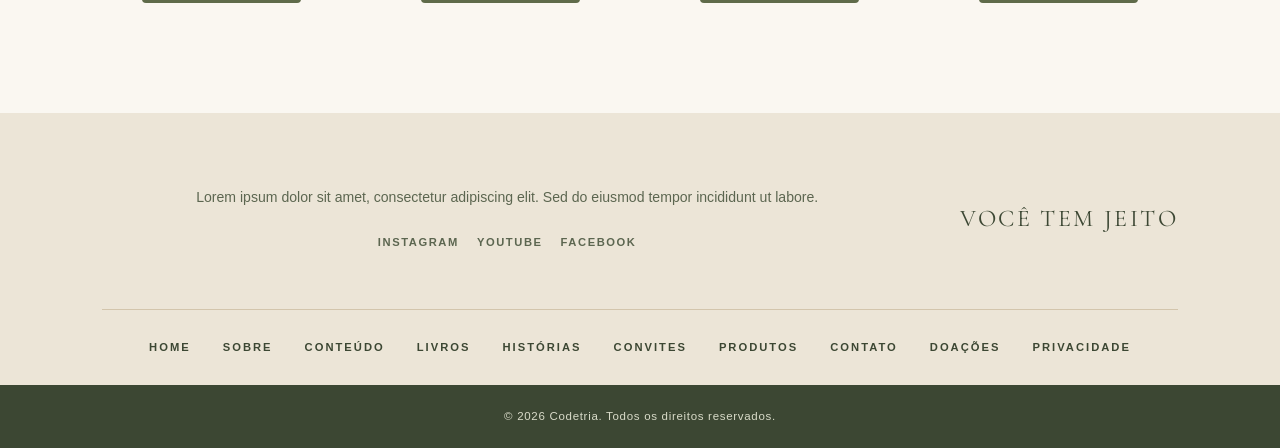
<file: produtos.html>
<!DOCTYPE html>
<html lang="pt-BR">
<head>
    <meta charset="UTF-8">
    <meta name="viewport" content="width=device-width, initial-scale=1.0">
    <meta name="description" content="Produtos de Você Tem Jeito - fé, propósito e caminhada.">
    <title>Produtos — Você Tem Jeito</title>
    <link rel="icon" href="favicon.svg" type="image/svg+xml">
    <link rel="icon" href="favicon.png" sizes="32x32" type="image/png">
    <link rel="apple-touch-icon" href="apple-touch-icon.png">
    <meta name="theme-color" content="#ece5d7">
    <link rel="preload" href="assets/fonts/cormorant-garamond-400.woff2" as="font" type="font/woff2" crossorigin>
    <link rel="stylesheet" href="styles.css">
</head>
<body>
    <a class="skip-link" href="#conteudo-principal">Pular para o conteúdo</a>

    <header class="site-header" id="site-header">
        <div class="container header-inner">
            <a class="logo" href="index.html">Você Tem Jeito</a>

            <div class="header-menus" id="menu-mobile">
                <nav class="header-nav" aria-label="Menu principal">
                    <a href="index.html#home">Home</a>
                    <a href="sobre.html">Sobre</a>
                    <a href="conteudo.html">Conteúdo</a>
                    <a href="livros.html">Livros</a>
                    <a href="historias.html">Histórias</a>
                </nav>
                <a class="header-cta" href="index.html#contato">Contato</a>
            </div>

            <button class="menu-toggle" id="menu-toggle" aria-label="Abrir menu" aria-expanded="false" aria-controls="menu-mobile">
                <span></span>
                <span></span>
                <span></span>
            </button>
        </div>
    </header>

    <main id="conteudo-principal" tabindex="-1">
        <section class="section" id="produtos">
            <div class="container">
                <header class="section-head">
                    <p class="eyebrow">Produtos</p>
                    <h1>Produtos</h1>
                    <p>Lorem ipsum dolor sit amet, consectetur adipiscing elit sed do eiusmod tempor.</p>
                </header>

                <div class="grade grade--4">
                    <article class="produto">
                        <p class="produto-topo">Categoria</p>
                        <div class="produto-midia" aria-hidden="true">Imagem</div>
                        <h2>Lorem Ipsum</h2>
                        <p>Lorem ipsum dolor sit amet, consectetur adipiscing elit.</p>
                        <a class="btn" href="#">Ver mais</a>
                    </article>
                    <article class="produto">
                        <p class="produto-topo">Categoria</p>
                        <div class="produto-midia" aria-hidden="true">Imagem</div>
                        <h2>Dolor Sit</h2>
                        <p>Ut enim ad minim veniam, quis nostrud exercitation ullamco.</p>
                        <a class="btn" href="#">Ver mais</a>
                    </article>
                    <article class="produto">
                        <p class="produto-topo">Categoria</p>
                        <div class="produto-midia" aria-hidden="true">Imagem</div>
                        <h2>Amet Consectetur</h2>
                        <p>Duis aute irure dolor in reprehenderit in voluptate velit.</p>
                        <a class="btn" href="#">Ver mais</a>
                    </article>
                    <article class="produto">
                        <p class="produto-topo">Categoria</p>
                        <div class="produto-midia" aria-hidden="true">Imagem</div>
                        <h2>Adipiscing Elit</h2>
                        <p>Excepteur sint occaecat cupidatat non proident, sunt in culpa.</p>
                        <a class="btn" href="#">Ver mais</a>
                    </article>
                    <article class="produto">
                        <p class="produto-topo">Categoria</p>
                        <div class="produto-midia" aria-hidden="true">Imagem</div>
                        <h2>Sed Eiusmod</h2>
                        <p>Tempor incididunt ut labore et dolore magna aliqua ut enim.</p>
                        <a class="btn" href="#">Ver mais</a>
                    </article>
                    <article class="produto">
                        <p class="produto-topo">Categoria</p>
                        <div class="produto-midia" aria-hidden="true">Imagem</div>
                        <h2>Veniam Quis</h2>
                        <p>Nostrud exercitation ullamco laboris nisi ut aliquip ex ea.</p>
                        <a class="btn" href="#">Ver mais</a>
                    </article>
                    <article class="produto">
                        <p class="produto-topo">Categoria</p>
                        <div class="produto-midia" aria-hidden="true">Imagem</div>
                        <h2>Commodo Consequat</h2>
                        <p>Duis aute irure dolor in reprehenderit in voluptate velit.</p>
                        <a class="btn" href="#">Ver mais</a>
                    </article>
                    <article class="produto">
                        <p class="produto-topo">Categoria</p>
                        <div class="produto-midia" aria-hidden="true">Imagem</div>
                        <h2>Cillum Dolore</h2>
                        <p>Excepteur sint occaecat cupidatat non proident sunt in culpa.</p>
                        <a class="btn" href="#">Ver mais</a>
                    </article>
                </div>
            </div>
        </section>
    </main>

    <footer class="site-footer">
        <div class="container">
            <div class="footer-topo">
                <div class="footer-bio">
                    <p>Lorem ipsum dolor sit amet, consectetur adipiscing elit. Sed do eiusmod tempor incididunt ut labore.</p>
                    <div class="footer-redes">
                        <a href="https://www.instagram.com/giovannalordeiro" target="_blank" rel="noopener noreferrer">Instagram</a>
                        <a href="https://www.youtube.com/@giovannalordeiro" target="_blank" rel="noopener noreferrer">YouTube</a>
                        <a href="#">Facebook</a>
                    </div>
                </div>

                <div class="footer-marca">
                    <a class="logo" href="index.html">Você Tem Jeito</a>
                </div>
            </div>

            <nav class="footer-menu" aria-label="Menu do rodapé">
                <a href="index.html#home">Home</a>
                <a href="sobre.html">Sobre</a>
                <a href="conteudo.html">Conteúdo</a>
                <a href="livros.html">Livros</a>
                <a href="historias.html">Histórias</a>
                <a href="convites.html">Convites</a>
                <a href="produtos.html">Produtos</a>
                <a href="index.html#contato">Contato</a>
                <!-- TODO: trocar o # pela URL da plataforma de doações -->
                <a href="#">Doações</a>
                <a href="privacidade.html">Privacidade</a>
            </nav>
        </div>

        <div class="footer-base">
            <p>&copy; 2026 Codetria. Todos os direitos reservados.</p>
        </div>
    </footer>

    <script src="script.js"></script>
</body>
</html>
</file>
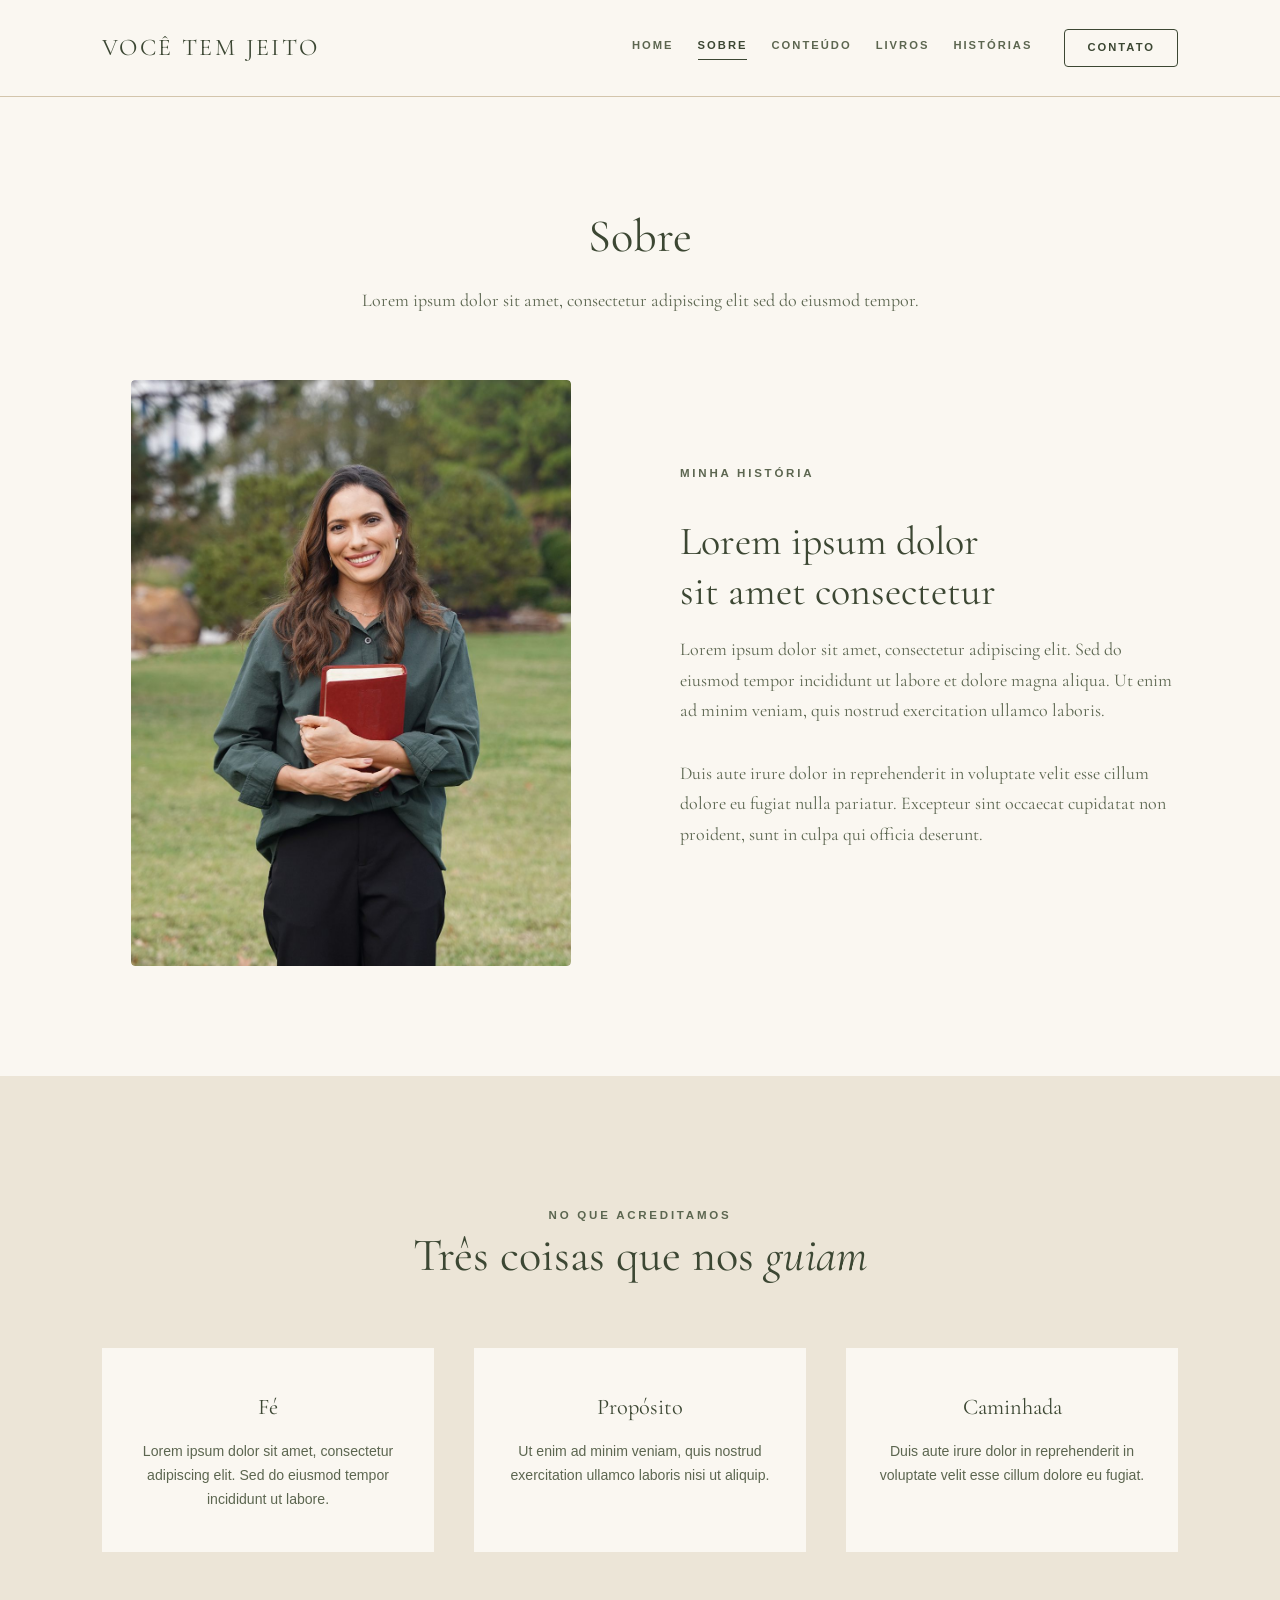
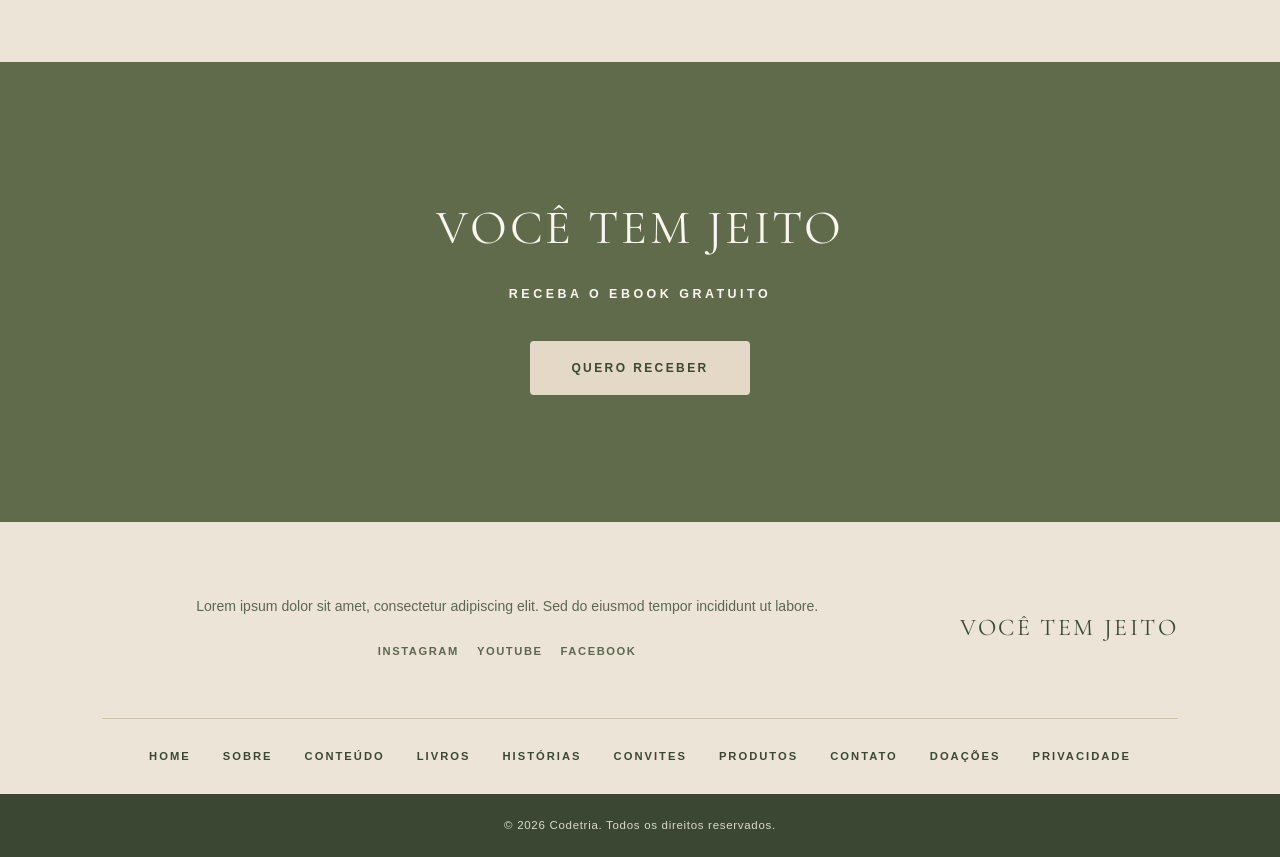
<file: sobre.html>
<!DOCTYPE html>
<html lang="pt-BR">
<head>
    <meta charset="UTF-8">
    <meta name="viewport" content="width=device-width, initial-scale=1.0">
    <meta name="description" content="Sobre Você Tem Jeito - fé, propósito e caminhada.">
    <title>Sobre — Você Tem Jeito</title>
    <link rel="icon" href="favicon.svg" type="image/svg+xml">
    <link rel="icon" href="favicon.png" sizes="32x32" type="image/png">
    <link rel="apple-touch-icon" href="apple-touch-icon.png">
    <meta name="theme-color" content="#ece5d7">
    <link rel="preload" href="assets/fonts/cormorant-garamond-400.woff2" as="font" type="font/woff2" crossorigin>
    <link rel="stylesheet" href="styles.css">
</head>
<body>
    <a class="skip-link" href="#conteudo-principal">Pular para o conteúdo</a>

    <header class="site-header" id="site-header">
        <div class="container header-inner">
            <a class="logo" href="index.html">Você Tem Jeito</a>

            <div class="header-menus" id="menu-mobile">
                <nav class="header-nav" aria-label="Menu principal">
                    <a href="index.html#home">Home</a>
                    <a href="sobre.html" class="active" aria-current="page">Sobre</a>
                    <a href="conteudo.html">Conteúdo</a>
                    <a href="livros.html">Livros</a>
                    <a href="historias.html">Histórias</a>
                </nav>
                <a class="header-cta" href="index.html#contato">Contato</a>
            </div>

            <button class="menu-toggle" id="menu-toggle" aria-label="Abrir menu" aria-expanded="false" aria-controls="menu-mobile">
                <span></span>
                <span></span>
                <span></span>
            </button>
        </div>
    </header>

    <main id="conteudo-principal" tabindex="-1">
        <section class="section" id="sobre">
            <div class="container">
                <header class="section-head">
                    <h1>Sobre</h1>
                    <p>Lorem ipsum dolor sit amet, consectetur adipiscing elit sed do eiusmod tempor.</p>
                </header>

                <div class="promo">
                    <div class="promo-midia promo-midia--retrato">
                        <img src="assets/sobre.jpg" alt="Retrato de Giovanna Lordeiro" loading="lazy" decoding="async">
                    </div>
                    <div>
                        <p class="eyebrow">Minha história</p>
                        <h2>Lorem ipsum dolor sit amet consectetur</h2>
                        <p>
                            Lorem ipsum dolor sit amet, consectetur adipiscing elit. Sed do eiusmod
                            tempor incididunt ut labore et dolore magna aliqua. Ut enim ad minim
                            veniam, quis nostrud exercitation ullamco laboris.
                        </p>
                        <p>
                            Duis aute irure dolor in reprehenderit in voluptate velit esse cillum
                            dolore eu fugiat nulla pariatur. Excepteur sint occaecat cupidatat non
                            proident, sunt in culpa qui officia deserunt.
                        </p>
                    </div>
                </div>
            </div>
        </section>

        <section class="section section--bege">
            <div class="container">
                <header class="section-head">
                    <p class="eyebrow">No que acreditamos</p>
                    <h2>Três coisas que nos <em>guiam</em></h2>
                </header>

                <div class="grade grade--3">
                    <article class="card">
                        <h3>Fé</h3>
                        <p>Lorem ipsum dolor sit amet, consectetur adipiscing elit. Sed do eiusmod tempor incididunt ut labore.</p>
                    </article>
                    <article class="card">
                        <h3>Propósito</h3>
                        <p>Ut enim ad minim veniam, quis nostrud exercitation ullamco laboris nisi ut aliquip.</p>
                    </article>
                    <article class="card">
                        <h3>Caminhada</h3>
                        <p>Duis aute irure dolor in reprehenderit in voluptate velit esse cillum dolore eu fugiat.</p>
                    </article>
                </div>
            </div>
        </section>

        <section class="banner-canal">
            <h2>Você Tem Jeito</h2>
            <p>Receba o ebook gratuito</p>
            <a class="btn btn--claro" href="ebooks.html">Quero receber</a>
        </section>
    </main>

    <footer class="site-footer">
        <div class="container">
            <div class="footer-topo">
                <div class="footer-bio">
                    <p>Lorem ipsum dolor sit amet, consectetur adipiscing elit. Sed do eiusmod tempor incididunt ut labore.</p>
                    <div class="footer-redes">
                        <a href="https://www.instagram.com/giovannalordeiro" target="_blank" rel="noopener noreferrer">Instagram</a>
                        <a href="https://www.youtube.com/@giovannalordeiro" target="_blank" rel="noopener noreferrer">YouTube</a>
                        <a href="#">Facebook</a>
                    </div>
                </div>

                <div class="footer-marca">
                    <a class="logo" href="index.html">Você Tem Jeito</a>
                </div>
            </div>

            <nav class="footer-menu" aria-label="Menu do rodapé">
                <a href="index.html#home">Home</a>
                <a href="sobre.html">Sobre</a>
                <a href="conteudo.html">Conteúdo</a>
                <a href="livros.html">Livros</a>
                <a href="historias.html">Histórias</a>
                <a href="convites.html">Convites</a>
                <a href="produtos.html">Produtos</a>
                <a href="index.html#contato">Contato</a>
                <!-- TODO: trocar o # pela URL da plataforma de doações -->
                <a href="#">Doações</a>
                <a href="privacidade.html">Privacidade</a>
            </nav>
        </div>

        <div class="footer-base">
            <p>&copy; 2026 Codetria. Todos os direitos reservados.</p>
        </div>
    </footer>

    <script src="script.js"></script>
</body>
</html>
</file>
<file: styles.css>
/* ==========================================================================
   Você Tem Jeito — estilos base

   PALETA (tons de verde e bege, nada saturado)
   Verde claro · verde militar · verde escuro · bege amarronzado · branco

   NÃO USAR: pink, laranja, fúcsia, amarelo chamativo.

   Estrutura e hierarquia inspiradas em jennieallen.com:
   régua fina como divisor, eyebrow uppercase antes de cada título, botões de
   canto reto, cards brancos sobre bege e faixas escuras intercaladas.
   ========================================================================== */

/* --- Fonte da marca -------------------------------------------------------
   Cormorant Garamond (OFL), self-hosted. Apenas o subset latino, que cobre
   os acentos do português. */
@font-face {
    font-family: "Cormorant Garamond";
    font-style: normal;
    font-weight: 400;
    font-display: swap;
    src: url("assets/fonts/cormorant-garamond-400.woff2") format("woff2");
}

@font-face {
    font-family: "Cormorant Garamond";
    font-style: italic;
    font-weight: 400;
    font-display: swap;
    src: url("assets/fonts/cormorant-garamond-400-italic.woff2") format("woff2");
}

:root {
    /* --- Verdes --- */
    --verde-claro: #a9b894;
    --verde-militar: #5f6b4a;
    --verde-escuro: #3c4733;
    --verde-noite: #2c3326;   /* faixa mais escura, para citações */

    /* --- Beges e neutro --- */
    --bege: #e3d9c6;
    --bege-claro: #ece5d7;
    --bege-escuro: #d3c5ac;
    --branco: #faf7f1;

    /* --- Texto --- */
    --texto: var(--verde-escuro);
    --texto-suave: #5c6650;
    --texto-claro: #d9dbc9;   /* corpo sobre fundo escuro */
    --texto-claro-suave: #a8ad97;

    --header-height: 96px;
    --radius: 4px;
    --transition: 0.25s ease;
    --sombra: 0 4px 20px rgba(60, 71, 51, 0.08);

    /* Filete fino sobre fundo escuro */
    --linha-escura: rgba(250, 247, 241, 0.28);

    --hero-imagem: url("assets/hero.jpg");

    --serif: "Cormorant Garamond", Georgia, "Times New Roman", serif;
    --sans: "Helvetica Neue", Helvetica, Arial, sans-serif;
}

* {
    margin: 0;
    padding: 0;
    box-sizing: border-box;
}

html {
    scroll-behavior: smooth;
    /* compensa o header fixo ao navegar por âncoras */
    scroll-padding-top: var(--header-height);
}

body {
    font-family: var(--serif);
    /* Cormorant tem x-height menor que Georgia — sobe um pouco o corpo */
    font-size: 1.125rem;
    background-color: var(--branco);
    color: var(--texto);
    line-height: 1.7;
    -webkit-font-smoothing: antialiased;
    -moz-osx-font-smoothing: grayscale;
    text-rendering: optimizeLegibility;
}

/* Títulos quebram em linhas equilibradas; parágrafos evitam viúvas e órfãs */
h1,
h2,
h3,
blockquote {
    text-wrap: balance;
}

p {
    text-wrap: pretty;
}

img {
    max-width: 100%;
    display: block;
}

/* Imagens finais dentro dos espaços reservados. Os containers já têm
   aspect-ratio definido, então a foto preenche o slot sem causar layout
   shift e sem distorcer. */
.produto-midia img,
.promo-midia img,
.ebook-cover img {
    width: 100%;
    height: 100%;
    object-fit: cover;
    border-radius: inherit;
}

::selection {
    background-color: var(--verde-claro);
    color: var(--verde-noite);
}

/* Foco visível para quem navega por teclado */
:focus-visible {
    outline: 2px solid var(--verde-militar);
    outline-offset: 3px;
}

/* Sobre fundo escuro o anel escuro desapareceria */
.hero :focus-visible,
.faixa :focus-visible,
.banner-canal :focus-visible {
    outline-color: var(--verde-claro);
}

/* Atalho de teclado: primeiro Tab revela o link, que pula a navegação */
.skip-link {
    position: fixed;
    top: 16px;
    left: 16px;
    z-index: 100;
    padding: 12px 20px;
    background-color: var(--verde-escuro);
    color: var(--branco);
    font-family: var(--sans);
    font-size: 0.78rem;
    font-weight: 600;
    letter-spacing: 0.12em;
    text-transform: uppercase;
    text-decoration: none;
    border-radius: var(--radius);
    transform: translateY(-200%);
    transition: transform var(--transition);
}

.skip-link:focus {
    transform: translateY(0);
}

/* O atalho move o foco para o main; um anel em volta da página inteira
   atrapalha mais do que orienta. */
#conteudo-principal:focus {
    outline: none;
}

.container {
    width: 100%;
    max-width: 1140px;
    margin: 0 auto;
    padding: 0 32px;
}

.container--estreito {
    max-width: 760px;
}

/* ==========================================================================
   Peças que se repetem
   ========================================================================== */

/* Eyebrow — rótulo uppercase espaçado acima de todo título de seção */
.eyebrow {
    font-family: var(--sans);
    font-size: 0.72rem;
    font-weight: 600;
    letter-spacing: 0.24em;
    text-transform: uppercase;
    color: var(--verde-militar);
    margin-bottom: 20px;
}

.eyebrow--claro {
    color: var(--verde-claro);
}

/* Botão de canto reto, texto uppercase */
.btn {
    display: inline-block;
    padding: 16px 40px;
    border: 1px solid transparent;
    border-radius: var(--radius);
    background-color: var(--verde-militar);
    color: var(--branco);
    font-family: var(--sans);
    font-size: 0.75rem;
    font-weight: 600;
    letter-spacing: 0.2em;
    text-transform: uppercase;
    text-decoration: none;
    cursor: pointer;
    transition: background-color var(--transition), color var(--transition),
        transform var(--transition);
}

.btn:hover {
    background-color: var(--verde-escuro);
    transform: translateY(-1px);
}

.btn:active {
    transform: translateY(0);
}

.btn--largo {
    display: block;
    width: 100%;
    text-align: center;
}

.btn--claro {
    background-color: var(--bege);
    color: var(--verde-escuro);
}

.btn--claro:hover {
    background-color: var(--branco);
}

/* ==========================================================================
   Header — logo à esquerda, menu alinhado à direita
   ========================================================================== */

.site-header {
    position: sticky;
    top: 0;
    background-color: var(--branco);
    border-bottom: 1px solid var(--bege-escuro);
    z-index: 10;
    transition: box-shadow var(--transition);
}

.site-header.is-scrolled {
    box-shadow: var(--sombra);
}

.header-inner {
    display: flex;
    align-items: center;
    justify-content: space-between;
    gap: 32px;
    height: var(--header-height);
}

/* No desktop o wrapper se dissolve e a nav vira item direto do flex. No
   mobile ele volta a existir como painel do menu. */
.header-menus {
    display: contents;
}

.header-nav {
    display: flex;
    gap: 24px;
    align-items: center;
    margin-left: auto;
}

.header-nav a {
    position: relative;
    font-family: var(--sans);
    font-size: 0.7rem;
    font-weight: 600;
    letter-spacing: 0.18em;
    text-transform: uppercase;
    white-space: nowrap;
    color: var(--texto-suave);
    text-decoration: none;
    padding-bottom: 4px;
    transition: color var(--transition);
}

/* O sublinhado cresce do centro para as pontas, em vez de aparecer seco */
.header-nav a::after {
    content: "";
    position: absolute;
    left: 0;
    right: 0;
    bottom: 0;
    height: 1px;
    background-color: currentColor;
    transform: scaleX(0);
    transition: transform var(--transition);
}

.header-nav a:hover,
.header-nav a.active {
    color: var(--verde-escuro);
}

.header-nav a:hover::after,
.header-nav a.active::after {
    transform: scaleX(1);
}

/* CTA de contato — destaque no header sem virar mais um item do menu */
.header-cta {
    display: inline-block;
    padding: 12px 22px;
    border: 1px solid var(--verde-escuro);
    border-radius: var(--radius);
    font-family: var(--sans);
    font-size: 0.7rem;
    font-weight: 600;
    line-height: 1;
    letter-spacing: 0.18em;
    text-transform: uppercase;
    white-space: nowrap;
    text-decoration: none;
    color: var(--verde-escuro);
    transition: background-color var(--transition), color var(--transition);
}

.header-cta:hover,
.header-cta:focus-visible {
    background-color: var(--verde-escuro);
    color: var(--branco);
}

.logo {
    flex-shrink: 0;
    font-size: 1.5rem;
    line-height: 1.15;
    letter-spacing: 0.1em;
    text-transform: uppercase;
    text-align: left;
    color: var(--verde-escuro);
    text-decoration: none;
}

/* Botão hamburguer (somente mobile) */
.menu-toggle {
    display: none;
    flex-direction: column;
    justify-content: center;
    gap: 5px;
    width: 44px;
    height: 44px;
    background: none;
    border: none;
    cursor: pointer;
}

.menu-toggle span {
    display: block;
    width: 24px;
    height: 2px;
    margin: 0 auto;
    background-color: var(--verde-escuro);
    transition: transform var(--transition), opacity var(--transition);
}

.menu-toggle[aria-expanded="true"] span:nth-child(1) {
    transform: translateY(7px) rotate(45deg);
}

.menu-toggle[aria-expanded="true"] span:nth-child(2) {
    opacity: 0;
}

.menu-toggle[aria-expanded="true"] span:nth-child(3) {
    transform: translateY(-7px) rotate(-45deg);
}

/* ==========================================================================
   Hero — nome grande + hub de categorias com réguas
   ========================================================================== */

.hero {
    position: relative;
    display: grid;
    grid-template-rows: 1fr auto;
    min-height: clamp(520px, 46vw, 660px);
    padding: 35px 0 0;
    background-color: var(--verde-escuro);
    background-image: var(--hero-imagem);
    background-size: cover;
    background-position: center;
    text-align: center;
    color: var(--branco);
}

/* Véu sobre a foto: mais fechado no topo, onde fica o título, e na base,
   para o hub continuar legível. O centro fica mais limpo, preservando a foto. */
.hero::before {
    content: "";
    position: absolute;
    inset: 0;
    z-index: 1;
    background-image: linear-gradient(
        180deg,
        rgba(44, 51, 38, 0.7) 0%,
        rgba(44, 51, 38, 0.3) 52%,
        rgba(44, 51, 38, 0.72) 100%
    );
}

/* Segunda foto do banner, alternando com a primeira num fade lento */
.hero-foto {
    position: absolute;
    inset: 0;
    z-index: 0;
    background-image: url("assets/hero-2.jpg");
    background-size: cover;
    background-position: center;
    opacity: 0;
    animation: hero-alterna 18s ease-in-out infinite;
}

@keyframes hero-alterna {
    0%,
    42% {
        opacity: 0;
    }

    50%,
    92% {
        opacity: 1;
    }

    100% {
        opacity: 0;
    }
}

.hero-inner {
    position: relative;
    z-index: 2;
    align-self: start;
    max-width: 780px;
    margin: 0 auto;
    padding: 0 32px;
}

.hero h1 {
    font-size: clamp(2.5rem, 7vw, 4.5rem);
    font-weight: 400;
    line-height: 1.1;
    letter-spacing: 0.04em;
    text-transform: uppercase;
    margin-bottom: 18px;
}

.hero-sub {
    font-family: var(--sans);
    font-size: 0.78rem;
    font-weight: 600;
    letter-spacing: 0.3em;
    text-transform: uppercase;
    color: var(--bege);
}

/* Hub de categorias — a faixa de links com régua na base do hero */
.hero-hub {
    position: relative;
    z-index: 2;
    display: flex;
    gap: 10px;
    max-width: 900px;
    margin: 0 auto;
    padding: 0 32px 48px;
}

.hero-hub a {
    flex: 1;
    padding: 18px 8px;
    border-bottom: 1px solid var(--linha-escura);
    font-family: var(--sans);
    font-size: 0.7rem;
    font-weight: 600;
    letter-spacing: 0.2em;
    text-transform: uppercase;
    text-align: center;
    color: var(--bege);
    text-decoration: none;
    transition: color var(--transition), border-color var(--transition);
}

.hero-hub a:hover {
    color: var(--branco);
    border-bottom-color: var(--branco);
}

/* ==========================================================================
   Faixas escuras
   ========================================================================== */

.faixa {
    padding: 110px 0;
    text-align: center;
    background-color: var(--verde-escuro);
    color: var(--texto-claro);
}

.faixa--noite {
    background-color: var(--verde-noite);
}

.faixa h2 {
    font-size: clamp(1.75rem, 4vw, 2.75rem);
    font-weight: 400;
    line-height: 1.35;
    color: var(--branco);
}

/* Citação / depoimento */
.citacao {
    font-size: clamp(1.5rem, 3.4vw, 2.4rem);
    font-weight: 400;
    font-style: italic;
    line-height: 1.45;
    color: var(--branco);
    margin-bottom: 28px;
}

.citacao-autor {
    font-family: var(--sans);
    font-size: 0.75rem;
    letter-spacing: 0.18em;
    text-transform: uppercase;
    color: var(--texto-claro-suave);
}

/* ==========================================================================
   Seções claras
   ========================================================================== */

.section {
    padding: 110px 0;
}

.section--bege {
    background-color: var(--bege-claro);
}

.section-head {
    text-align: center;
    margin-bottom: 64px;
}

.section-head h1,
.section-head h2 {
    font-size: clamp(1.9rem, 4.2vw, 2.9rem);
    font-weight: 400;
    line-height: 1.25;
    color: var(--verde-escuro);
}

.section-head h1 em,
.section-head h2 em {
    font-style: italic;
}

.section-head p {
    max-width: 620px;
    margin: 20px auto 0;
    color: var(--texto-suave);
}

/* Texto corrido longo — política de privacidade e páginas de leitura */
.prosa h2 {
    font-size: 1.35rem;
    font-weight: 400;
    line-height: 1.3;
    color: var(--verde-escuro);
    margin: 44px 0 12px;
}

.prosa p {
    margin-bottom: 16px;
}

.prosa p:last-child {
    margin-bottom: 0;
}

/* Grade genérica */
.grade {
    display: grid;
    gap: 40px;
}

.grade--2 {
    grid-template-columns: repeat(2, 1fr);
}

.grade--3 {
    grid-template-columns: repeat(3, 1fr);
}

.grade--4 {
    grid-template-columns: repeat(4, 1fr);
}

/* Card branco sobre fundo bege — sem borda, como na referência. A sombra
   só aparece no hover, como resposta ao ponteiro. Usado na página Conteúdo. */
.card {
    display: flex;
    flex-direction: column;
    background-color: var(--branco);
    padding: 40px 32px;
    text-align: center;
    transition: box-shadow var(--transition);
}

.card:hover {
    box-shadow: var(--sombra);
}

.card h2,
.card h3 {
    font-size: 1.4rem;
    font-weight: 400;
    color: var(--verde-escuro);
    margin-bottom: 14px;
}

.card p {
    font-family: var(--sans);
    font-size: 0.88rem;
    line-height: 1.7;
    color: var(--texto-suave);
}

/* Vídeos incorporados — player do YouTube em proporção 16:9 */
.video-embed {
    aspect-ratio: 16 / 9;
    background-color: var(--verde-escuro);
    overflow: hidden;
}

.video-embed iframe {
    display: block;
    width: 100%;
    height: 100%;
    border: 0;
}

.video h3 {
    font-size: 1.15rem;
    font-weight: 400;
    line-height: 1.45;
    color: var(--verde-escuro);
    margin-top: 18px;
}

/* Depoimento em card claro — citação + autor */
.depoimento {
    display: flex;
    flex-direction: column;
    background-color: var(--branco);
    padding: 40px 32px;
    text-align: left;
    transition: box-shadow var(--transition);
}

.depoimento:hover {
    box-shadow: var(--sombra);
}

.depoimento blockquote {
    font-size: 1.1rem;
    font-weight: 400;
    font-style: italic;
    line-height: 1.7;
    color: var(--verde-escuro);
    margin-bottom: 24px;
}

.depoimento-autor {
    margin-top: auto;
    font-family: var(--sans);
    font-size: 0.72rem;
    letter-spacing: 0.18em;
    text-transform: uppercase;
    color: var(--texto-suave);
}

/* Card de produto — pergunta → imagem → botão */
.produto {
    display: flex;
    flex-direction: column;
    align-items: center;
    text-align: center;
}

.produto-topo {
    font-family: var(--sans);
    font-size: 0.75rem;
    font-weight: 600;
    letter-spacing: 0.18em;
    text-transform: uppercase;
    color: var(--verde-escuro);
    margin-bottom: 24px;
}

.produto-midia {
    display: flex;
    align-items: center;
    justify-content: center;
    width: 100%;
    aspect-ratio: 3 / 4;
    margin-bottom: 28px;
    background-color: var(--bege);
    border-radius: var(--radius);
    color: var(--texto-suave);
    font-family: var(--sans);
    font-size: 0.7rem;
    letter-spacing: 0.2em;
    text-transform: uppercase;
}

.produto h2,
.produto h3 {
    font-size: 1.3rem;
    font-weight: 400;
    color: var(--verde-escuro);
    margin-bottom: 10px;
}

.produto p {
    font-family: var(--sans);
    font-size: 0.85rem;
    line-height: 1.7;
    color: var(--texto-suave);
    margin-bottom: 28px;
}

.produto .btn {
    margin-top: auto;
}

/* ==========================================================================
   Bloco de captura / promoção do ebook
   ========================================================================== */

.promo {
    display: grid;
    grid-template-columns: 1fr 1fr;
    gap: 80px;
    align-items: center;
}

.promo-midia {
    display: flex;
    flex-direction: column;
    align-items: center;
    justify-content: center;
    gap: 12px;
    aspect-ratio: 4 / 3;
    padding: 24px;
    background-color: var(--bege);
    border-radius: var(--radius);
    color: var(--texto-suave);
    font-family: var(--sans);
    font-size: 0.7rem;
    letter-spacing: 0.2em;
    text-transform: uppercase;
}

/* Foto retrato na página Sobre: preenche o slot sem o fundo de placeholder */
.promo-midia.promo-midia--retrato {
    aspect-ratio: 3 / 4;
    width: 100%;
    max-width: 440px;
    margin: 0 auto;
    padding: 0;
    background: none;
    box-shadow: none;
    overflow: hidden;
}

.promo h2 {
    font-size: clamp(1.75rem, 3.6vw, 2.5rem);
    font-weight: 400;
    line-height: 1.25;
    color: var(--verde-escuro);
    margin-bottom: 18px;
}

.promo p {
    color: var(--texto-suave);
    margin-bottom: 32px;
}

/* ==========================================================================
   Banner de vídeo / canal
   ========================================================================== */

.banner-canal {
    position: relative;
    display: flex;
    flex-direction: column;
    align-items: center;
    justify-content: center;
    min-height: 460px;
    padding: 90px 32px;
    background-color: var(--verde-militar);
    text-align: center;
    color: var(--branco);
}

.banner-canal h2 {
    font-size: clamp(1.75rem, 4.5vw, 3rem);
    font-weight: 400;
    letter-spacing: 0.06em;
    text-transform: uppercase;
    margin-bottom: 14px;
}

.banner-canal p {
    font-family: var(--sans);
    font-size: 0.78rem;
    font-weight: 600;
    letter-spacing: 0.28em;
    text-transform: uppercase;
    color: var(--branco);
    margin-bottom: 36px;
}

/* ==========================================================================
   Formulários
   ========================================================================== */

.campo {
    display: flex;
    flex-direction: column;
    gap: 8px;
    text-align: left;
}

/* Rótulo em versalete, igual em todos os formulários do site */
.campo label {
    font-family: var(--sans);
    font-size: 0.72rem;
    font-weight: 600;
    letter-spacing: 0.1em;
    text-transform: uppercase;
    color: inherit;
}

.campo label em {
    font-weight: 400;
    font-style: normal;
    opacity: 0.8;
}

.campo input,
.campo textarea {
    font-family: var(--sans);
    font-size: 1rem;
    color: var(--verde-escuro);
    background-color: var(--branco);
    border: 1px solid var(--bege-escuro);
    border-radius: var(--radius);
    padding: 14px 16px;
    transition: border-color var(--transition), box-shadow var(--transition);
}

.campo input::placeholder,
.campo textarea::placeholder {
    color: var(--texto-suave);
}

/* Anel de foco próprio: o contorno global brigaria com a borda do campo */
.campo input:focus,
.campo textarea:focus {
    outline: none;
    border-color: var(--verde-militar);
    box-shadow: 0 0 0 3px rgba(169, 184, 148, 0.32);
}

.campo input:focus-visible,
.campo textarea:focus-visible {
    outline: none;
}

.consentimento {
    display: flex;
    gap: 12px;
    align-items: flex-start;
    text-align: left;
    font-family: var(--sans);
    font-size: 0.82rem;
    line-height: 1.55;
    color: var(--texto);
    cursor: pointer;
}

.consentimento input {
    flex-shrink: 0;
    margin-top: 4px;
    accent-color: var(--verde-claro);
}

/* Honeypot — fora da tela em vez de display: none, porque robôs que checam
   visibilidade ainda encontram o campo e o preenchem. Pessoas nunca passam
   por ele (fora da ordem de tabulação e oculto de leitores de tela). */
.honeypot {
    position: absolute;
    left: -9999px;
    width: 1px;
    height: 1px;
    overflow: hidden;
}

/* Aviso exibido quando o formulário ainda não tem endpoint */
.form-aviso {
    font-family: var(--sans);
    font-size: 0.82rem;
    line-height: 1.6;
    color: var(--texto);
}

/* Seção de contato — escura, com o formulário alinhado à esquerda */
.contato-form {
    display: flex;
    flex-direction: column;
    gap: 28px;
    max-width: 640px;
    margin: 0 auto;
}

.contato-form .btn {
    align-self: center;
}

/* Linha de campos lado a lado — nome e sobrenome, por exemplo */
.form-duplo {
    display: grid;
    grid-template-columns: 1fr 1fr;
    gap: 28px;
}

/* Formulário de palestras — mais campos, então um pouco mais largo */
.convites-form {
    max-width: 760px;
}

/* ==========================================================================
   Página de ebook
   ========================================================================== */

.ebook {
    display: grid;
    grid-template-columns: 300px 1fr;
    gap: 64px;
    align-items: center;
    margin-bottom: 96px;
}

/* Capa provisória — trocar por <img> quando existir a arte final.
   Montada como capa de livro: tarja no topo, título no meio, autor na base,
   e a lombada marcada por um filete à esquerda. */
.ebook-cover {
    position: relative;
    display: flex;
    flex-direction: column;
    align-items: center;
    justify-content: space-between;
    gap: 12px;
    aspect-ratio: 3 / 4;
    padding: 40px 28px 34px 40px;
    border-radius: var(--radius);
    text-align: center;
}

/* Lombada */
.ebook-cover::before {
    content: "";
    position: absolute;
    top: 0;
    bottom: 0;
    left: 16px;
    width: 1px;
    background-color: rgba(60, 71, 51, 0.14);
}

.ebook-cover-tag,
.ebook-cover-label {
    font-family: var(--sans);
    font-size: 0.68rem;
    font-weight: 600;
    letter-spacing: 0.22em;
    text-transform: uppercase;
    color: var(--verde-escuro);
}

.ebook-cover-title {
    font-size: 1.5rem;
    letter-spacing: 0.08em;
    text-transform: uppercase;
    color: var(--verde-escuro);
}

/* ==========================================================================
   Mídias provisórias — capas e imagens ainda sem arte final

   Um tratamento só para as três: degradê curto de bege, filete interno no
   lugar da borda e rótulo em versalete escuro. Assim os espaços reservados
   parecem intencionais em vez de caixas vazias.

   Fica depois das regras individuais de propósito: com a mesma
   especificidade, é esta que vence.
   ========================================================================== */

.produto-midia,
.promo-midia,
.ebook-cover {
    background-color: var(--bege-claro);
    background-image: linear-gradient(
        160deg,
        var(--bege-claro) 0%,
        var(--bege) 58%,
        var(--bege-escuro) 100%
    );
    border: none;
    box-shadow: inset 0 0 0 1px rgba(60, 71, 51, 0.12);
    color: var(--verde-escuro);
}

/* Rótulo escrito dentro do espaço reservado */
.produto-midia,
.promo-midia {
    font-family: var(--sans);
    font-size: 0.68rem;
    font-weight: 600;
    letter-spacing: 0.24em;
    text-transform: uppercase;
}

.ebook-content h2 {
    font-size: clamp(1.75rem, 3.5vw, 2.5rem);
    font-weight: 400;
    line-height: 1.25;
    color: var(--verde-escuro);
    margin-bottom: 20px;
}

.ebook-text {
    color: var(--texto-suave);
    margin-bottom: 28px;
}

.ebook-lista {
    list-style: none;
    display: flex;
    flex-direction: column;
    gap: 12px;
}

.ebook-lista li {
    position: relative;
    padding-left: 26px;
    color: var(--texto-suave);
}

.ebook-lista li::before {
    content: "";
    position: absolute;
    left: 0;
    top: 0.7em;
    width: 7px;
    height: 7px;
    border-radius: 50%;
    background-color: var(--verde-claro);
    border: 1px solid var(--verde-militar);
}

.ebook-form-wrap {
    max-width: 560px;
    margin: 0 auto;
    padding: 48px 40px;
    background-color: var(--bege);
    border-radius: var(--radius);
}

.ebook-form-wrap h2 {
    font-size: 1.5rem;
    font-weight: 400;
    color: var(--verde-escuro);
    margin-bottom: 8px;
    text-align: center;
}

.ebook-form-wrap > p {
    font-size: 0.95rem;
    color: var(--texto-suave);
    margin-bottom: 32px;
    text-align: center;
}

.ebook-form {
    display: flex;
    flex-direction: column;
    gap: 20px;
}

/* ==========================================================================
   Rodapé
   ========================================================================== */

/* Bege claro em vez do bege cheio: o rodapé fica mais leve e o texto
   secundário ganha contraste suficiente sobre ele. */
.site-footer {
    background-color: var(--bege-claro);
    color: var(--verde-escuro);
}

.footer-topo {
    display: grid;
    grid-template-columns: 1fr auto;
    gap: 48px;
    align-items: center;
    padding: 72px 0 56px;
}

.footer-bio {
    font-family: var(--sans);
    font-size: 0.88rem;
    line-height: 1.75;
    color: var(--texto-suave);
    text-align: center;
}

.footer-redes {
    display: flex;
    justify-content: center;
    gap: 18px;
    margin-top: 24px;
}

.footer-redes a {
    font-family: var(--sans);
    font-size: 0.7rem;
    font-weight: 600;
    letter-spacing: 0.14em;
    text-transform: uppercase;
    color: var(--texto-suave);
    text-decoration: none;
    transition: color var(--transition);
}

.footer-redes a:hover {
    color: var(--verde-escuro);
}

.footer-marca {
    text-align: center;
}

.footer-marca .logo {
    display: block;
}

.footer-menu {
    display: flex;
    flex-wrap: wrap;
    justify-content: center;
    gap: 32px;
    padding: 28px 0;
    border-top: 1px solid var(--bege-escuro);
}

.footer-menu a {
    font-family: var(--sans);
    font-size: 0.7rem;
    font-weight: 600;
    letter-spacing: 0.18em;
    text-transform: uppercase;
    color: var(--verde-escuro);
    text-decoration: none;
    transition: color var(--transition);
}

.footer-menu a:hover {
    color: var(--verde-militar);
}

.footer-base {
    padding: 22px 0;
    background-color: var(--verde-escuro);
    text-align: center;
}

.footer-base p {
    font-family: var(--sans);
    font-size: 0.72rem;
    letter-spacing: 0.06em;
    color: var(--texto-claro);
}

/* ==========================================================================
   Responsivo
   ========================================================================== */

@media (max-width: 1080px) {
    .grade--4 {
        grid-template-columns: repeat(2, 1fr);
    }
}

/* O header vira menu hamburguer cedo: são sete itens de menu mais o logo de
   14 caracteres na mesma linha, e abaixo de ~1040px eles não cabem lado a
   lado. */
@media (max-width: 1040px) {
    :root {
        --header-height: 72px;
    }
    .header-inner {
        display: flex;
        align-items: center;
        justify-content: space-between;
        gap: 16px;
    }

    .menu-toggle {
        display: flex;
    }

    .logo {
        font-size: 1.2rem;
        text-align: left;
    }

    /* O wrapper volta a existir e vira o painel do menu. Fica posicionado
       contra o .site-header (sticky), então cobre a largura toda. */
    .header-menus {
        display: block;
        position: absolute;
        top: var(--header-height);
        left: 0;
        right: 0;
        background-color: var(--branco);
        border-bottom: 1px solid var(--bege-escuro);
        /* fechado por padrão */
        max-height: 0;
        overflow: hidden;
        transition: max-height var(--transition);
    }

    .header-menus.is-open {
        max-height: 620px;
    }

    .header-menus .header-nav {
        flex-direction: column;
        align-items: stretch;
        gap: 0;
        margin-left: 0;
    }

    .header-menus .header-nav a {
        padding: 18px 32px;
        border-bottom: 1px solid var(--bege);
    }

    .header-menus .header-cta {
        display: block;
        margin: 20px 32px 24px;
        text-align: center;
    }

    .hero {
        min-height: 600px;
        padding-top: 48px;
    }

    .hero-hub {
        flex-wrap: wrap;
        gap: 0;
        padding-bottom: 32px;
    }

    .hero-hub a {
        flex: 1 1 50%;
    }

    .faixa,
    .section {
        padding: 80px 0;
    }

    .section-head {
        margin-bottom: 48px;
    }

    .ebook-form-wrap {
        padding: 32px 24px;
    }

    .container {
        padding: 0 24px;
    }
}

@media (max-width: 900px) {
    .grade--2 {
        grid-template-columns: 1fr;
    }

    .grade--3 {
        grid-template-columns: repeat(2, 1fr);
    }

    .promo {
        grid-template-columns: 1fr;
        gap: 40px;
    }

    .ebook {
        grid-template-columns: 1fr;
        gap: 40px;
        margin-bottom: 72px;
    }

    .ebook-cover {
        max-width: 260px;
        margin: 0 auto;
    }

    .footer-topo {
        grid-template-columns: 1fr;
        gap: 40px;
    }
}

@media (max-width: 600px) {
    .grade--3,
    .grade--4 {
        grid-template-columns: 1fr;
    }

    .form-duplo {
        grid-template-columns: 1fr;
        gap: 20px;
    }

    .hero-hub a {
        flex: 1 1 100%;
    }
}

@media (prefers-reduced-motion: reduce) {
    html {
        scroll-behavior: auto;
    }

    /* Mantém só a primeira foto do banner (e evita baixar a segunda) */
    .hero-foto {
        display: none;
    }

    .btn:hover,
    .btn:active {
        transform: none;
    }

    .btn,
    .skip-link,
    .site-header,
    .header-menus,
    .menu-toggle span,
    .hero-hub a,
    .header-nav a::after,
    .header-cta,
    .card,
    .depoimento {
        transition: none;
    }
}
</file>
